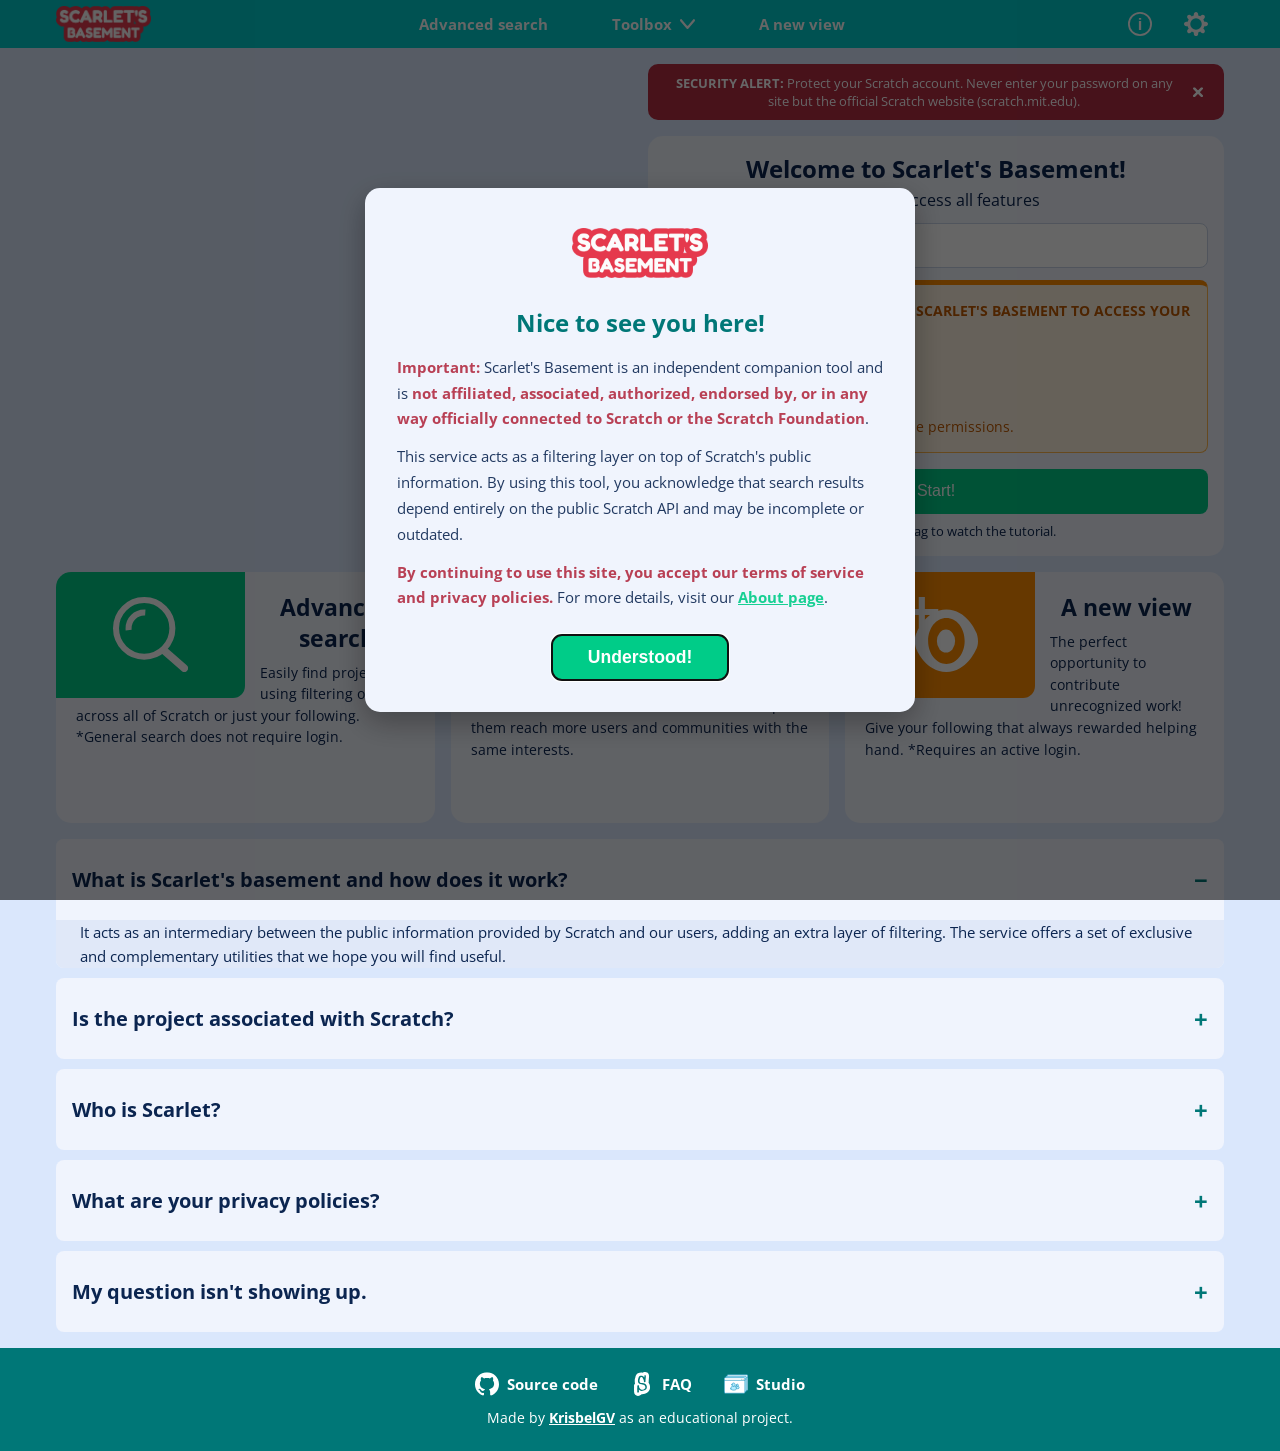
<file: index.html>
<!DOCTYPE html>
<html lang="en">
<head>
    <meta charset="UTF-8">
    <meta name="viewport" content="width=device-width, initial-scale=1.0">
    <title>Scarlet's basement</title>
    <script src="js/dark-mode-preload.js"></script>
    <link rel="stylesheet" href="css/main.css">
    <link rel="stylesheet" href="css/components/header.css">
    <link rel="stylesheet" href="css/components/footer.css">
    <link rel="stylesheet" href="css/components/features.css">
    <link rel="stylesheet" href="css/components/modal.css">
    <link rel="stylesheet" href="css/components/login.css">
    <link rel="stylesheet" href="css/components/alerts.css">
    <link rel="stylesheet" href="css/components/faq.css">
    <link rel="stylesheet" href="css/responsive.css">
    <link rel="icon" href="assets/favicon.png" type="image/svg+xml">
</head>
<body>
    
    <header class="header">
        <nav class="nav">
            <div class="nav__wrapper">
                <a href="./index.html">
                    <img class="nav__logo" src="./assets/logo.png" alt="Logo">
                </a>

                <button class="nav__toggle" aria-label="Open menu" aria-expanded="false">
                    <img class="nav__toggle-icon" src="./assets/hamburger.svg" alt="Menu">
                </button>

                <div class="nav__menu">
                    <ul class="nav__list">
                        <li><a class="nav__link" href="./pages/search.html">Advanced search</a></li>
                        <li class="nav__dropdown">
                            <a class="nav__link" href="#">Toolbox<img class="nav__arrow" src="assets/arrow_white.svg" alt=""></a>
                            <ul class="nav__dropdown-menu">
                                <li><a class="nav__link nav__link--sub" href="./pages/studio.html">Find a studio</a></li>
                                <li><a class="nav__link nav__link--sub" href="./pages/indexed.html">Is it indexed?</a></li>
                            </ul>
                        </li>
                        <li><a class="nav__link" href="./pages/view.html">A new view</a></li>
                        <li><a class="nav__link nav__link--mobile" href="./pages/about.html">About</a></li>
                        <li><a class="nav__link nav__link--mobile" href="./pages/settings.html">Settings</a></li>
                    </ul>
                </div>

                <div class="nav__icons">
                    <a class="nav__icon-link" href="./pages/about.html"><img class="nav__icon" src="./assets/about.svg" alt="About"></a>
                    <a class="nav__icon-link" href="./pages/settings.html"><img class="nav__icon" src="./assets/settings.svg" alt="Settings"></a>
                </div>
            </div>
        </nav>
    </header>

    <main>
        <section class="tutorial-login-section">
            <figure class="tutorial-container">
                <iframe class="tutorial-embed" src="https://scratch.mit.edu/projects/1315010430/embed" allowtransparency="true" frameborder="0" scrolling="no" allowfullscreen></iframe>
            </figure>
        </section>

        <section class="features-section">
            <div class="features-grid">
                
                <figure class="feature-card">
                    <a class="feature-link" href="./pages/search.html">
                        <div class="feature-card__icon-container feature-card__icon-container--green">
                            <img class="feature-card__icon" src="assets/search.svg" alt="Search icon">
                        </div>
                        <figcaption class="feature-card__content">
                            <h2 class="feature-card__title">Advanced search</h2>
                            <p class="feature-card__text">
                                Easily find projects using filtering options across all of Scratch or just your following. *General search does not require login.
                            </p>
                        </figcaption>
                    </a>
                </figure>

                <figure class="feature-card">
                    <a class="feature-link" href="#" id="toolbox-card-link">
                        <div class="feature-card__icon-container feature-card__icon-container--red">
                            <img class="feature-card__icon" src="assets/toolbox.svg" alt="Toolbox icon">
                        </div>
                        <figcaption class="feature-card__content">
                            <h2 class="feature-card__title">Toolbox</h2>
                            <p class="feature-card__text">
                                A simple set of tools to understand the current status of your creations and help them reach more users and communities with the same interests.
                            </p>
                        </figcaption>
                    </a>
                </figure>

                <figure class="feature-card">
                    <a class="feature-link" href="./pages/view.html">
                        <div class="feature-card__icon-container feature-card__icon-container--yellow">
                            <img class="feature-card__icon" src="assets/views.svg" alt="Views icon">
                        </div>
                        <figcaption class="feature-card__content">
                            <h2 class="feature-card__title">A new view</h2>
                            <p class="feature-card__text">
                                The perfect opportunity to contribute unrecognized work! Give your following that always rewarded helping hand. *Requires an active login.
                            </p>
                        </figcaption>
                    </a>
                </figure>

            </div>
        </section>

        <section class="faq-section">
            <div class="faq-accordion">
                
                <details class="faq-item" open>
                    <summary class="faq-question">What is Scarlet's basement and how does it work?</summary>
                    <div class="faq-content">
                        <div>
                            <p>It acts as an intermediary between the public information provided by Scratch and our users, adding an extra layer of filtering. The service offers a set of exclusive and complementary utilities that we hope you will find useful.</p>
                        </div>
                    </div>
                </details>
        
                <details class="faq-item">
                    <summary class="faq-question">Is the project associated with Scratch?</summary>
                    <div class="faq-content">
                        <div>
                            <p>No. It is an independent tool developed by KrisbelGV. Its long-term maintenance is neither defined nor ruled out, so we recommend that our users stay tuned for the latest updates.</p>
                    </div>
                </details>

                <details class="faq-item">
                    <summary class="faq-question">Who is Scarlet?</summary>
                    <div class="faq-content">
                        <div>
                            <p>She is my OC (original character), illustrated by me. She is not one of the characters registered by MIT, and any connection to them in their stories is purely fan fiction.</p>
                    </div>
                </details>
        
                <details class="faq-item">
                    <summary class="faq-question">What are your privacy policies?</summary>
                    <div class="faq-content">
                        <div>
                            <p>It adheres to high security standards, in line with the educational platform, using a rate limiting system and IP hashing for anonymity. If you disagree with these policies, please cancel your use immediately. You can modify the other options in your browser's settings.</p>
                        </div>
                    </div>
                </details>
        
                <details class="faq-item">
                    <summary class="faq-question">My question isn't showing up.</summary>
                    <div class="faq-content">
                        <div>
                            <p>We'd love to hear your opinions and suggestions. Please post them in our official Scratch forum thread, and we'll do your best to answer your questions as soon as possible.</p>
                        </div>
                    </div>
                </details>
            </div>
        </section>
    </main>

    <footer class="footer">
        <div class="footer__wrapper">
            <nav class="footer__nav">
                <ul class="footer__list">
                    <li class="footer__item">
                        <a class="footer__link" href="https://github.com/KrisbelGV/scarlets_basement-website">
                            <img class="footer__icon" src="assets/github.svg" alt="">
                            Source code
                        </a>
                    </li>
                    <li class="footer__item">
                        <a class="footer__link" href="https://scratch.mit.edu/discuss/topic/882873/">
                            <img class="footer__icon" src="assets/scratch_white_favicon.svg" alt="">
                            FAQ
                        </a>
                    </li>
                    <li class="footer__item">
                        <a class="footer__link" href="https://scratch.mit.edu/studios/51509196">
                            <img class="footer__icon" src="assets/studio.svg" alt="">
                            Studio
                        </a>
                    </li>
                </ul>
            </nav>
            
            <div class="footer__credits">
                <p>Made by <a class="footer__link--highlight" href="https://github.com/KrisbelGV">KrisbelGV</a> as an educational project.</p>
            </div>
        </div>
    </footer>

    <script src="js/api.js"></script>
    <script src="js/api-config.js"></script>
    <script src="js/main.js"></script>
    <script src="js/dark-mode.js"></script>
    <script src="js/navigation.js"></script>
    <script src="js/login.js"></script>
    <script src="js/animations.js"></script>
    <script src="js/modal.js"></script>
</body>
</html>
</file>
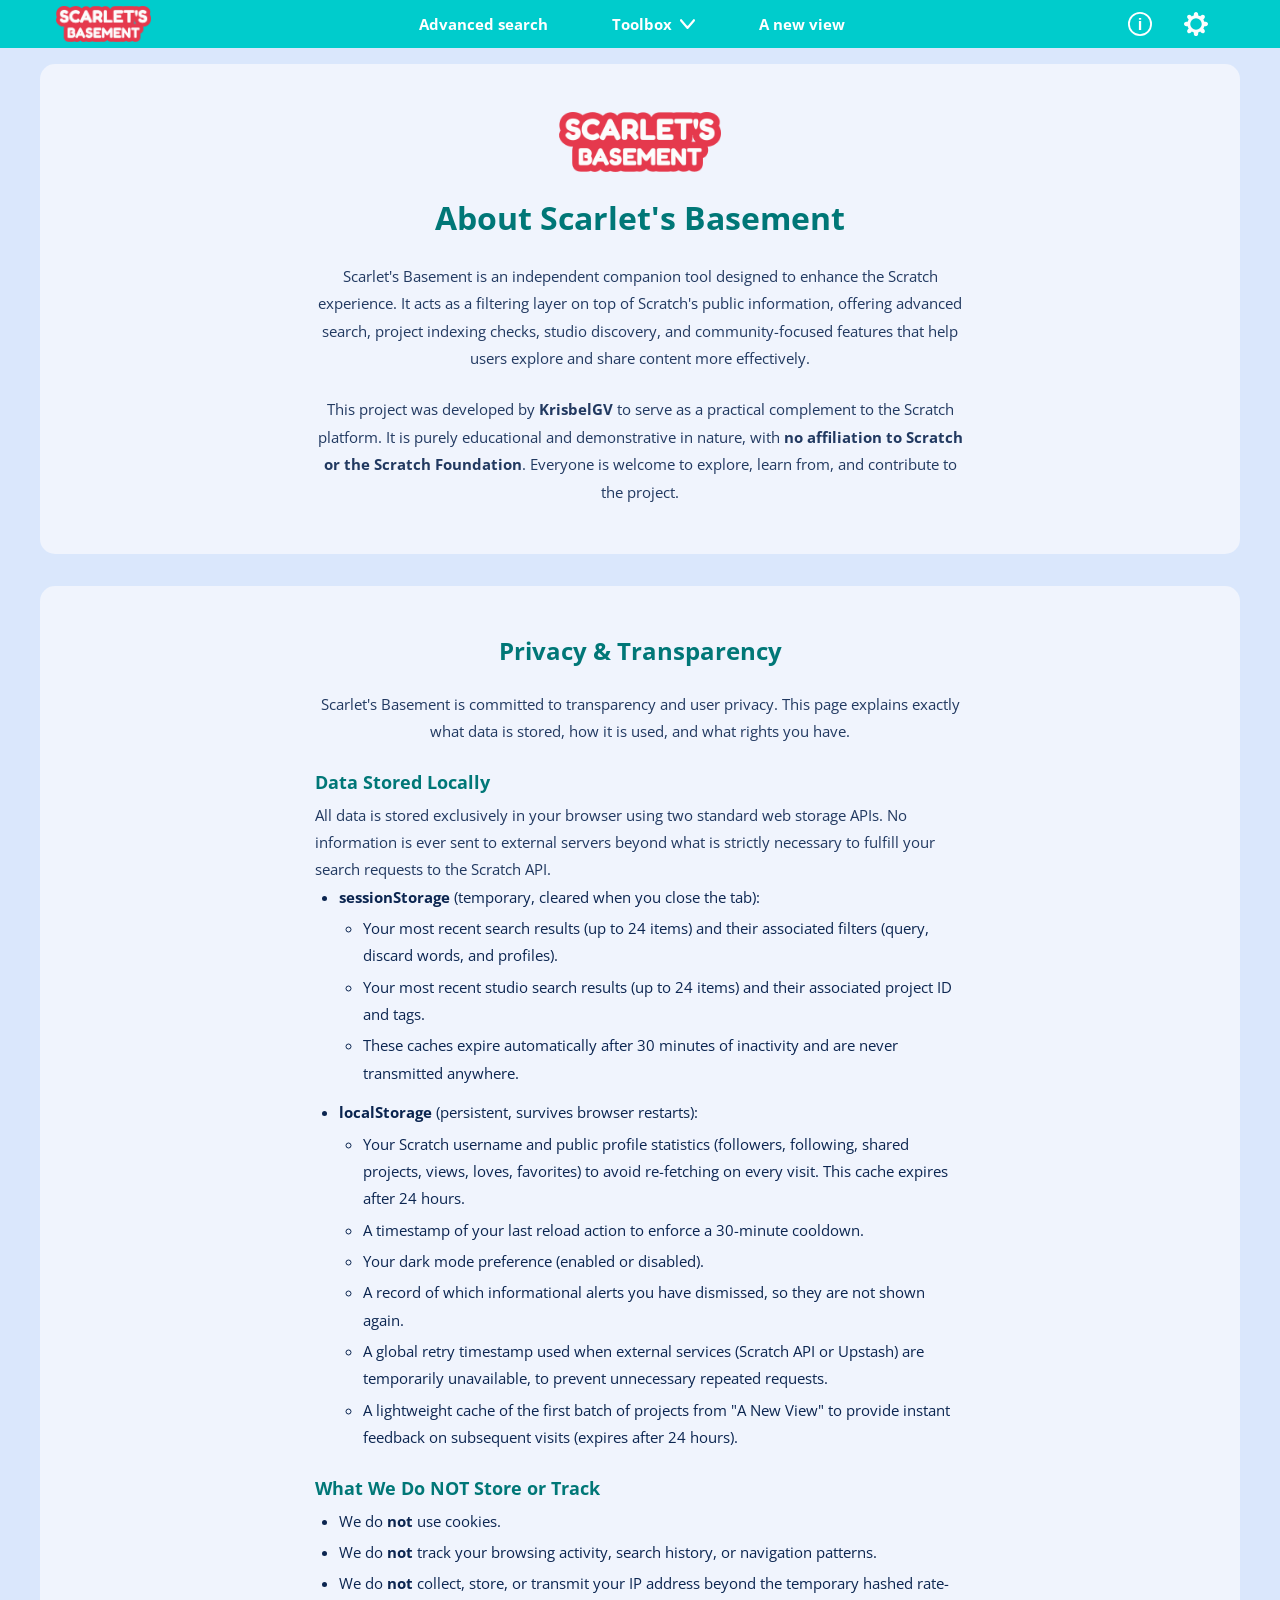
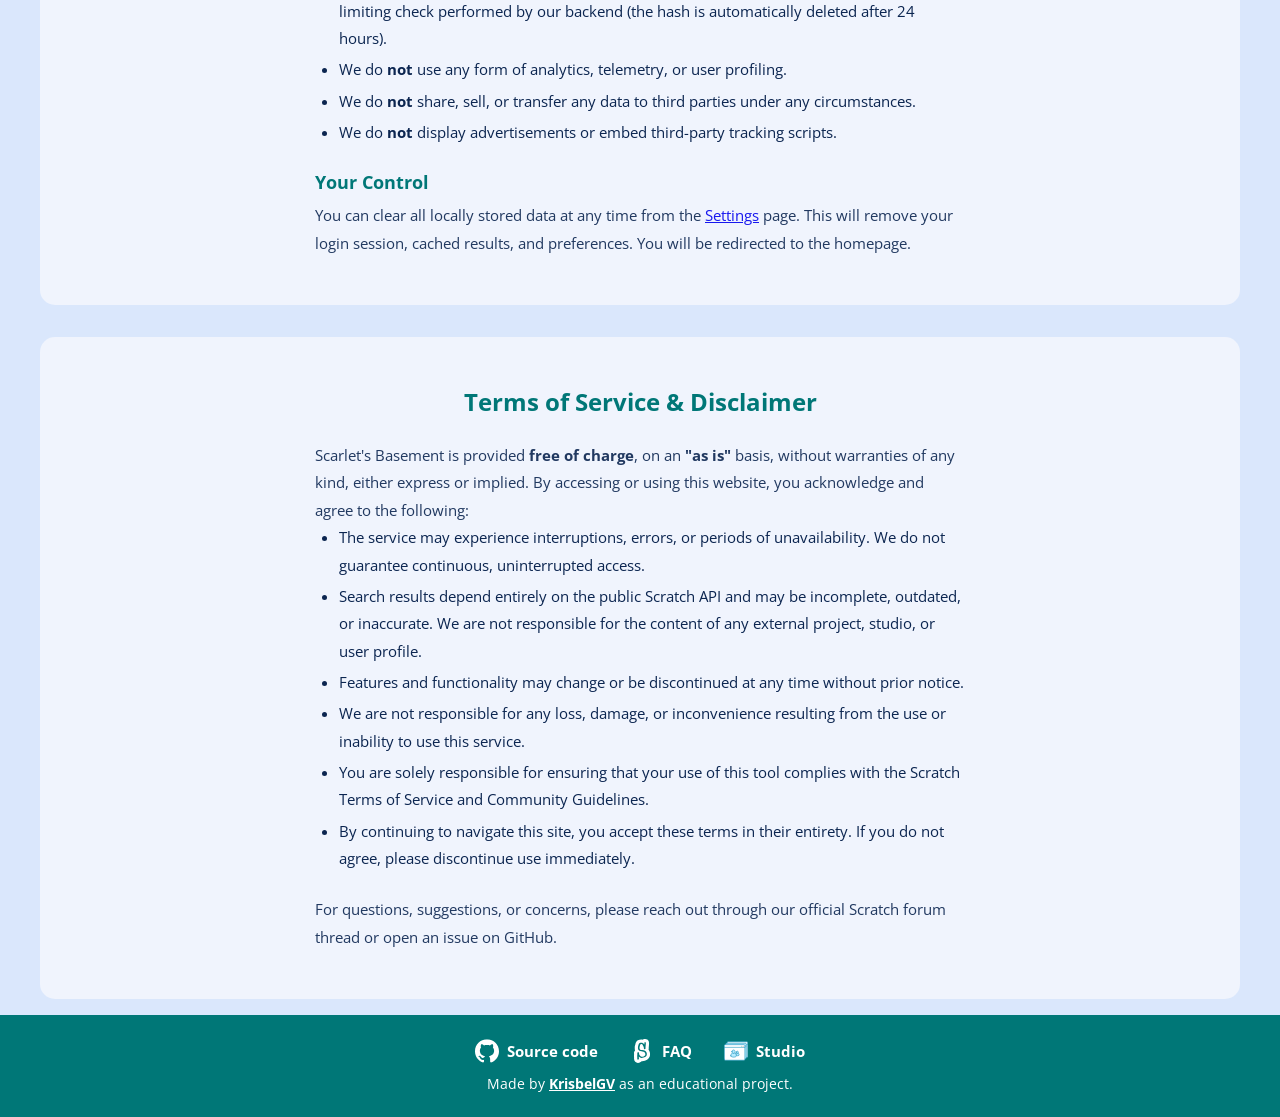
<file: pages/about.html>
<!DOCTYPE html>
<html lang="en">
<head>
    <meta charset="UTF-8">
    <meta name="viewport" content="width=device-width, initial-scale=1.0">
    <title>Scarlet's basement - About</title>
    <script src="../js/dark-mode-preload.js"></script>
    <link rel="stylesheet" href="../css/main.css">
    <link rel="stylesheet" href="../css/components/header.css">
    <link rel="stylesheet" href="../css/components/footer.css">
    <link rel="stylesheet" href="../css/components/about.css">
    <link rel="stylesheet" href="../css/responsive.css">
    <link rel="icon" href="../assets/favicon.png" type="image/svg+xml">
</head>
<body>
    
    <header class="header">
        <nav class="nav">
            <div class="nav__wrapper">
                <a href="../index.html">
                    <img class="nav__logo" src="../assets/logo.png" alt="Logo">
                </a>

                <button class="nav__toggle" aria-label="Open menu" aria-expanded="false">
                    <img class="nav__toggle-icon" src="../assets/hamburger.svg" alt="Menu">
                </button>

                <div class="nav__menu">
                    <ul class="nav__list">
                        <li><a class="nav__link" href="./search.html">Advanced search</a></li>
                        <li class="nav__dropdown">
                            <a class="nav__link" href="#">Toolbox<img class="nav__arrow" src="../assets/arrow_white.svg" alt=""></a>
                            <ul class="nav__dropdown-menu">
                                <li><a class="nav__link nav__link--sub" href="./studio.html">Find a studio</a></li>
                                <li><a class="nav__link nav__link--sub" href="./indexed.html">Is it indexed?</a></li>
                            </ul>
                        </li>
                        <li><a class="nav__link" href="./view.html">A new view</a></li>
                        <li><a class="nav__link nav__link--mobile" href="./about.html">About</a></li>
                        <li><a class="nav__link nav__link--mobile" href="./settings.html">Settings</a></li>
                    </ul>
                </div>

                <div class="nav__icons">
                    <a class="nav__icon-link" href="./about.html"><img class="nav__icon" src="../assets/about.svg" alt="About"></a>
                    <a class="nav__icon-link" href="./settings.html"><img class="nav__icon" src="../assets/settings.svg" alt="Settings"></a>
                </div>
            </div>
        </nav>
    </header>

    <main class="main--centered" style="flex-direction: column; align-items: center;">
        
        <section class="about-section">
            <img class="about-logo" src="../assets/logo.png" alt="Scarlet's Basement Logo">
            <h1 class="about-title">About Scarlet's Basement</h1>
            
            <p class="about-text">
                Scarlet's Basement is an independent companion tool designed to enhance the Scratch experience. 
                It acts as a filtering layer on top of Scratch's public information, offering advanced search, 
                project indexing checks, studio discovery, and community-focused features that help users 
                explore and share content more effectively.
            </p>
            
            <p class="about-text">
                This project was developed by <strong>KrisbelGV</strong> to serve as a practical 
                complement to the Scratch platform. It is purely educational and demonstrative 
                in nature, with <strong>no affiliation to Scratch or the Scratch Foundation</strong>. 
                Everyone is welcome to explore, learn from, and contribute to the project.
            </p>
        </section>

        <section class="about-section">
            <h2 class="about-title about-subtitle">Privacy & Transparency</h2>
            
            <p class="about-text">
                Scarlet's Basement is committed to transparency and user privacy. This page explains exactly 
                what data is stored, how it is used, and what rights you have.
            </p>

            <div class="about-subsection">
                <h3>Data Stored Locally</h3>
                <p class="about-text about-text--left">
                    All data is stored exclusively in your browser using two standard web storage APIs. 
                    No information is ever sent to external servers beyond what is strictly necessary to 
                    fulfill your search requests to the Scratch API.
                </p>
                <ul class="about-list">
                    <li><strong>sessionStorage</strong> (temporary, cleared when you close the tab):
                        <ul>
                            <li>Your most recent search results (up to 24 items) and their associated filters (query, discard words, and profiles).</li>
                            <li>Your most recent studio search results (up to 24 items) and their associated project ID and tags.</li>
                            <li>These caches expire automatically after 30 minutes of inactivity and are never transmitted anywhere.</li>
                        </ul>
                    </li>
                    <li style="margin-top: 0.75rem;"><strong>localStorage</strong> (persistent, survives browser restarts):
                        <ul>
                            <li>Your Scratch username and public profile statistics (followers, following, shared projects, views, loves, favorites) to avoid re-fetching on every visit. This cache expires after 24 hours.</li>
                            <li>A timestamp of your last reload action to enforce a 30-minute cooldown.</li>
                            <li>Your dark mode preference (enabled or disabled).</li>
                            <li>A record of which informational alerts you have dismissed, so they are not shown again.</li>
                            <li>A global retry timestamp used when external services (Scratch API or Upstash) are temporarily unavailable, to prevent unnecessary repeated requests.</li>
                            <li>A lightweight cache of the first batch of projects from "A New View" to provide instant feedback on subsequent visits (expires after 24 hours).</li>
                        </ul>
                    </li>
                </ul>

                <h3>What We Do NOT Store or Track</h3>
                <ul class="about-list">
                    <li>We do <strong>not</strong> use cookies.</li>
                    <li>We do <strong>not</strong> track your browsing activity, search history, or navigation patterns.</li>
                    <li>We do <strong>not</strong> collect, store, or transmit your IP address beyond the temporary hashed rate-limiting check performed by our backend (the hash is automatically deleted after 24 hours).</li>
                    <li>We do <strong>not</strong> use any form of analytics, telemetry, or user profiling.</li>
                    <li>We do <strong>not</strong> share, sell, or transfer any data to third parties under any circumstances.</li>
                    <li>We do <strong>not</strong> display advertisements or embed third-party tracking scripts.</li>
                </ul>

                <h3>Your Control</h3>
                <p class="about-text about-text--left">
                    You can clear all locally stored data at any time from the 
                    <a href="./settings.html" class="about-link-inline">Settings</a> page. 
                    This will remove your login session, cached results, and preferences. You will be 
                    redirected to the homepage.
                </p>
            </div>
        </section>

        <section class="about-section">
            <h2 class="about-title about-subtitle">Terms of Service & Disclaimer</h2>
            
            <div class="about-subsection">
                <p class="about-text about-text--left">
                    Scarlet's Basement is provided <strong>free of charge</strong>, on an <strong>"as is"</strong> basis, 
                    without warranties of any kind, either express or implied. By accessing or using this website, 
                    you acknowledge and agree to the following:
                </p>
                <ul class="about-list">
                    <li>The service may experience interruptions, errors, or periods of unavailability. We do not guarantee continuous, uninterrupted access.</li>
                    <li>Search results depend entirely on the public Scratch API and may be incomplete, outdated, or inaccurate. We are not responsible for the content of any external project, studio, or user profile.</li>
                    <li>Features and functionality may change or be discontinued at any time without prior notice.</li>
                    <li>We are not responsible for any loss, damage, or inconvenience resulting from the use or inability to use this service.</li>
                    <li>You are solely responsible for ensuring that your use of this tool complies with the Scratch Terms of Service and Community Guidelines.</li>
                    <li>By continuing to navigate this site, you accept these terms in their entirety. If you do not agree, please discontinue use immediately.</li>
                </ul>

                <p class="about-text about-text--left">
                    For questions, suggestions, or concerns, please reach out through our official Scratch forum thread 
                    or open an issue on GitHub.
                </p>
            </div>
        </section>

    </main>

    <footer class="footer">
        <div class="footer__wrapper">
            <nav class="footer__nav">
                <ul class="footer__list">
                    <li class="footer__item">
                        <a class="footer__link" href="https://github.com/KrisbelGV/scarlets_basement-website">
                            <img class="footer__icon" src="../assets/github.svg" alt="">
                            Source code
                        </a>
                    </li>
                    <li class="footer__item">
                        <a class="footer__link" href="https://scratch.mit.edu/discuss/topic/882873/">
                            <img class="footer__icon" src="../assets/scratch_white_favicon.svg" alt="">
                            FAQ
                        </a>
                    </li>
                    <li class="footer__item">
                        <a class="footer__link" href="https://scratch.mit.edu/studios/51509196">
                            <img class="footer__icon" src="../assets/studio.svg" alt="">
                            Studio
                        </a>
                    </li>
                </ul>
            </nav>
            
            <div class="footer__credits">
                <p>Made by <a class="footer__link--highlight" href="https://github.com/KrisbelGV">KrisbelGV</a> as an educational project.</p>
            </div>
        </div>
    </footer>

    <script src="../js/dark-mode.js"></script>
    <script src="../js/navigation.js"></script>
</body>
</html>
</file>
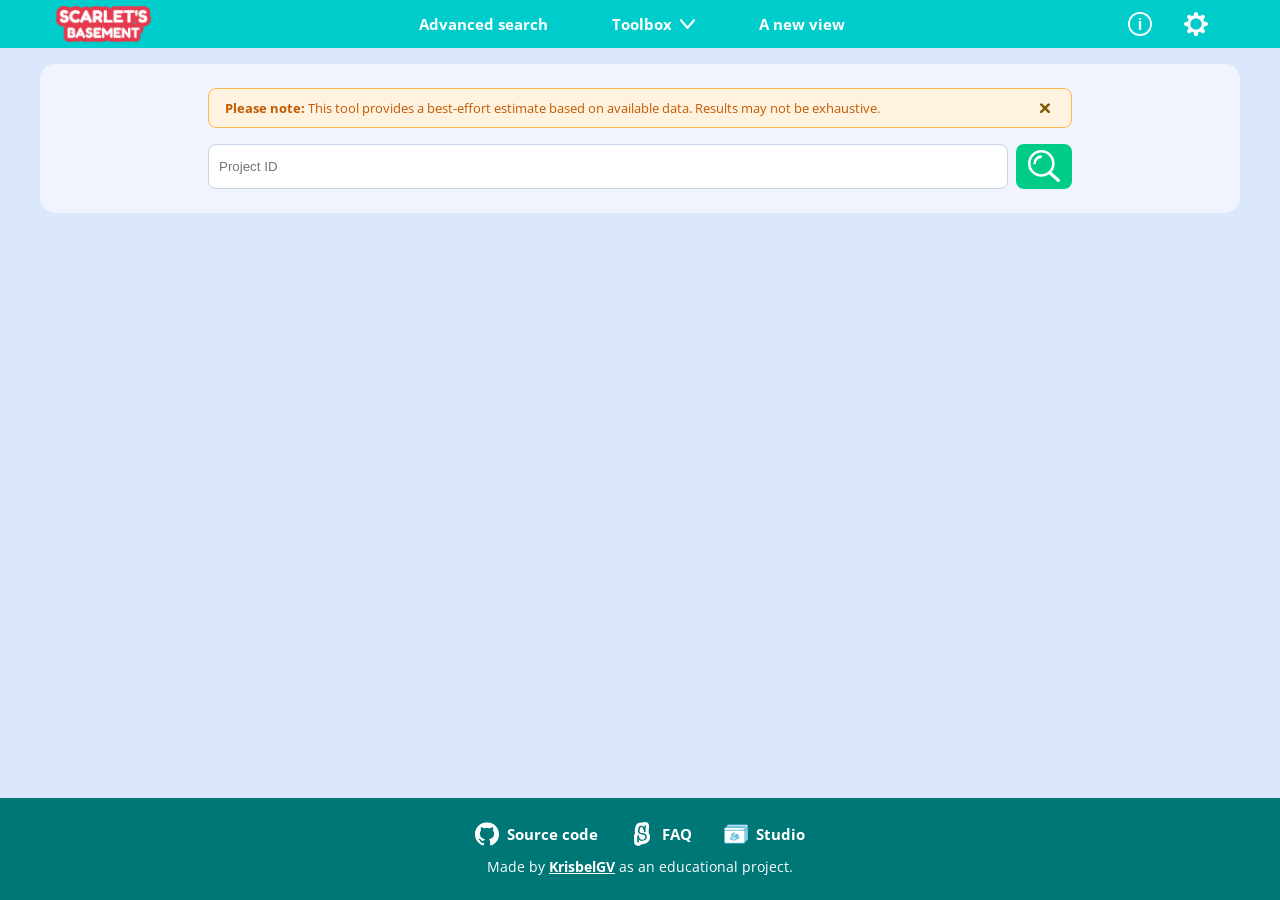
<file: pages/indexed.html>
<!DOCTYPE html>
<html lang="es">
<head>
    <meta charset="UTF-8">
    <meta name="viewport" content="width=device-width, initial-scale=1.0">
    <title>Scarlet's basement - Is it indexed?</title>
    <script src="../js/dark-mode-preload.js"></script>
    <link rel="stylesheet" href="../css/main.css">
    <link rel="stylesheet" href="../css/components/header.css">
    <link rel="stylesheet" href="../css/components/footer.css">
    <link rel="stylesheet" href="../css/components/alerts.css">
    <link rel="stylesheet" href="../css/components/indexed.css">
    <link rel="stylesheet" href="../css/responsive.css">
    <link rel="icon" href="../assets/favicon.png" type="image/svg+xml">
</head>
<body>
    
    <header class="header">
        <nav class="nav">
            <div class="nav__wrapper">
                <a href="../index.html">
                    <img class="nav__logo" src="../assets/logo.png" alt="Logo">
                </a>

                <button class="nav__toggle" aria-label="Abrir menú" aria-expanded="false">
                    <img class="nav__toggle-icon" src="../assets/hamburger.svg" alt="Menu">
                </button>

                <div class="nav__menu">
                    <ul class="nav__list">
                        <li><a class="nav__link" href="./search.html">Advanced search</a></li>
                        <li class="nav__dropdown">
                            <a class="nav__link" href="#">Toolbox<img class="nav__arrow" src="../assets/arrow_white.svg" alt=""></a>
                            <ul class="nav__dropdown-menu">
                                <li><a class="nav__link nav__link--sub" href="./studio.html">Find a studio</a></li>
                                <li><a class="nav__link nav__link--sub" href="./indexed.html">Is it indexed?</a></li>
                            </ul>
                        </li>
                        <li><a class="nav__link" href="./view.html">A new view</a></li>
                        <li><a class="nav__link nav__link--mobile" href="./about.html">About</a></li>
                        <li><a class="nav__link nav__link--mobile" href="./settings.html">Settings</a></li>
                    </ul>
                </div>

                <div class="nav__icons">
                    <a class="nav__icon-link" href="./about.html"><img class="nav__icon" src="../assets/about.svg" alt="About"></a>
                    <a class="nav__icon-link" href="./settings.html"><img class="nav__icon" src="../assets/settings.svg" alt="Settings"></a>
                </div>
            </div>
        </nav>
    </header>

    <main class="main--centered">
        <section class="indexed-section">
            <form class="indexed-form">
                <aside class="info" id="info-indexed">
                    <button class="info__close" aria-label="Close alert" type="button">
                        <img src="../assets/x_yellow.svg" alt="Close">
                    </button>
                    <span><strong>Please note:</strong> This tool provides a best-effort estimate based on available data. Results may not be exhaustive.</span>
                </aside>
                <div class="indexed-bar-container">
                    <input class="indexed-input" type="text" id="indexed-id" placeholder="Project ID">
                    <button class="indexed-btn" type="submit">
                        <img src="../assets/search.svg" alt="Check">
                    </button>
                </div>
            </form>
        </section>
    </main>

    <footer class="footer">
        <div class="footer__wrapper">
            <nav class="footer__nav">
                <ul class="footer__list">
                    <li class="footer__item">
                        <a class="footer__link" href="https://github.com/KrisbelGV/scarlets_basement-website">
                            <img class="footer__icon" src="../assets/github.svg" alt="">
                            Source code
                        </a>
                    </li>
                    <li class="footer__item">
                        <a class="footer__link" href="https://scratch.mit.edu/discuss/topic/882873/">
                            <img class="footer__icon" src="../assets/scratch_white_favicon.svg" alt="">
                            FAQ
                        </a>
                    </li>
                    <li class="footer__item">
                        <a class="footer__link" href="https://scratch.mit.edu/studios/51509196">
                            <img class="footer__icon" src="../assets/studio.svg" alt="">
                            Studio
                        </a>
                    </li>
                </ul>
            </nav>
            
            <div class="footer__credits">
                <p>Made by <a class="footer__link--highlight" href="https://github.com/KrisbelGV">KrisbelGV</a> as an educational project.</p>
            </div>
        </div>
    </footer>

    <script src="../js/api.js"></script>
    <script src="../js/api-config.js"></script>
    <script src="../js/main.js"></script>
    <script src="../js/indexed.js"></script>
    <script src="../js/dark-mode.js"></script>
    <script src="../js/navigation.js"></script>
</body>
</html>
</file>
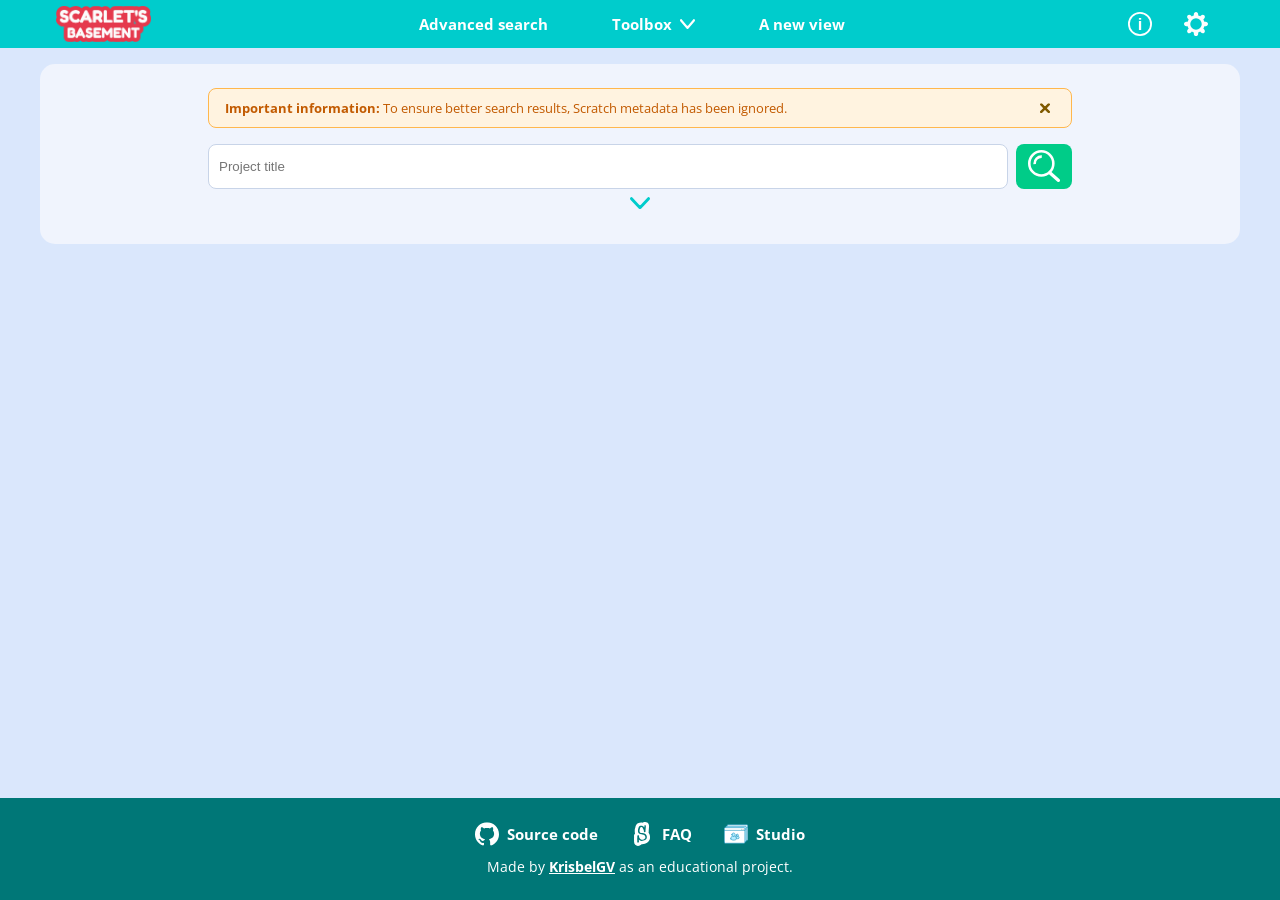
<file: pages/search.html>
<!DOCTYPE html>
<html lang="en">
<head>
    <meta charset="UTF-8">
    <meta name="viewport" content="width=device-width, initial-scale=1.0">
    <title>Scarlet's basement - Advanced Search</title>
    <script src="../js/dark-mode-preload.js"></script>
    <link rel="stylesheet" href="../css/main.css">
    <link rel="stylesheet" href="../css/components/header.css">
    <link rel="stylesheet" href="../css/components/footer.css">
    <link rel="stylesheet" href="../css/components/alerts.css">
    <link rel="stylesheet" href="../css/components/projects.css">
    <link rel="stylesheet" href="../css/components/search.css">
    <link rel="stylesheet" href="../css/responsive.css">
    <link rel="icon" href="../assets/favicon.png" type="image/svg+xml">
</head>
<body>
    
    <header class="header">
        <nav class="nav">
            <div class="nav__wrapper">
                <a href="../index.html">
                    <img class="nav__logo" src="../assets/logo.png" alt="Logo">
                </a>

                <button class="nav__toggle" aria-label="Open menu" aria-expanded="false">
                    <img class="nav__toggle-icon" src="../assets/hamburger.svg" alt="Menu">
                </button>

                <div class="nav__menu">
                    <ul class="nav__list">
                        <li><a class="nav__link" href="./search.html">Advanced search</a></li>
                        <li class="nav__dropdown">
                            <a class="nav__link" href="#">Toolbox<img class="nav__arrow" src="../assets/arrow_white.svg" alt=""></a>
                            <ul class="nav__dropdown-menu">
                                <li><a class="nav__link nav__link--sub" href="./studio.html">Find a studio</a></li>
                                <li><a class="nav__link nav__link--sub" href="./indexed.html">Is it indexed?</a></li>
                            </ul>
                        </li>
                        <li><a class="nav__link" href="./view.html">A new view</a></li>
                        <li><a class="nav__link nav__link--mobile" href="./about.html">About</a></li>
                        <li><a class="nav__link nav__link--mobile" href="./settings.html">Settings</a></li>
                    </ul>
                </div>

                <div class="nav__icons">
                    <a class="nav__icon-link" href="./about.html"><img class="nav__icon" src="../assets/about.svg" alt="About"></a>
                    <a class="nav__icon-link" href="./settings.html"><img class="nav__icon" src="../assets/settings.svg" alt="Settings"></a>
                </div>
            </div>
        </nav>
    </header>

    <main class="main--centered">
        <section class="search-section">
            <form class="search-form">
                <aside class="info" id="info-search">
                    <button class="info__close" aria-label="Close alert" type="button">
                        <img src="../assets/x_yellow.svg" alt="Close">
                    </button>
                    <strong>Important information:</strong> To ensure better search results, Scratch metadata has been ignored.
                </aside>
                <div class="search-bar-container">
                    <input class="search-input" type="text" id="project-title" placeholder="Project title">
                    <button class="search-btn" type="submit">
                        <img src="../assets/search.svg" alt="Search">
                    </button>
                </div>
    
                <button type="button" class="toggle-btn" id="toggle-options" aria-expanded="false" aria-controls="advanced-options">
                    <img src="../assets/arrow_blue.svg" alt="Advanced options">
                </button>
    
                <div class="advanced-options" id="advanced-options">
                    <div class="advanced-options__grid">
                        <section class="option-card">
                            <h3 class="option-card__title">By following</h3>
                            <div class="search-bar-container">
                                <input class="search-input" type="text" placeholder="Name">
                                <button class="search-btn search-btn--small" type="button">+</button>
                            </div>
                            <ul class="dynamic-list">
                            </ul>
                        </section>
                
                        <section class="option-card">
                            <h3 class="option-card__title">Words to discard</h3>
                            <div class="search-bar-container">
                                <input class="search-input" type="text" placeholder="Word">
                                <button class="search-btn search-btn--small" type="button">+</button>
                            </div>
                            <ul class="dynamic-list">
                            </ul>
                        </section>
                    </div>
                </div>
            </form>
        </section>
    </main>

    <footer class="footer">
        <div class="footer__wrapper">
            <nav class="footer__nav">
                <ul class="footer__list">
                    <li class="footer__item">
                        <a class="footer__link" href="https://github.com/KrisbelGV/scarlets_basement-website">
                            <img class="footer__icon" src="../assets/github.svg" alt="">
                            Source code
                        </a>
                    </li>
                    <li class="footer__item">
                        <a class="footer__link" href="https://scratch.mit.edu/discuss/topic/882873/">
                            <img class="footer__icon" src="../assets/scratch_white_favicon.svg" alt="">
                            FAQ
                        </a>
                    </li>
                    <li class="footer__item">
                        <a class="footer__link" href="https://scratch.mit.edu/studios/51509196">
                            <img class="footer__icon" src="../assets/studio.svg" alt="">
                            Studio
                        </a>
                    </li>
                </ul>
            </nav>
            
            <div class="footer__credits">
                <p>Made by <a class="footer__link--highlight" href="https://github.com/KrisbelGV">KrisbelGV</a> as an educational project.</p>
            </div>
        </div>
    </footer>

    <script src="../js/api.js"></script>
    <script src="../js/api-config.js"></script>
    <script src="../js/projects.js"></script>
    <script src="../js/main.js"></script>
    <script src="../js/dark-mode.js"></script>
    <script src="../js/navigation.js"></script>
    <script src="../js/search.js"></script>
</body>
</html>
</file>
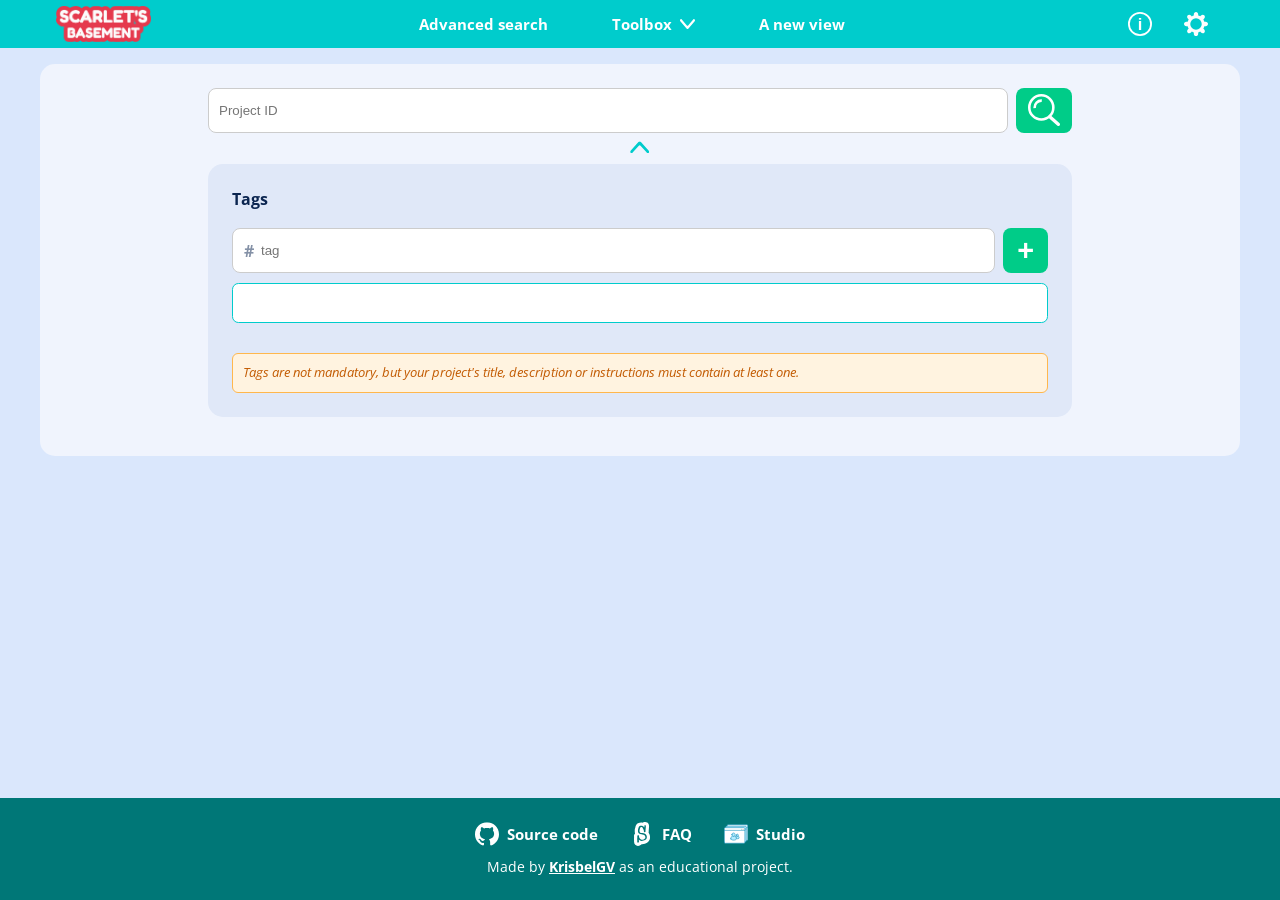
<file: pages/studio.html>
<!DOCTYPE html>
<html lang="en">
<head>
    <meta charset="UTF-8">
    <meta name="viewport" content="width=device-width, initial-scale=1.0">
    <title>Scarlet's basement - Find a Studio</title>
    <script src="../js/dark-mode-preload.js"></script>
    <link rel="stylesheet" href="../css/main.css">
    <link rel="stylesheet" href="../css/components/header.css">
    <link rel="stylesheet" href="../css/components/footer.css">
    <link rel="stylesheet" href="../css/components/alerts.css">
    <link rel="stylesheet" href="../css/components/projects.css">
    <link rel="stylesheet" href="../css/components/studios.css">
    <link rel="stylesheet" href="../css/responsive.css">
    <link rel="icon" href="../assets/favicon.png" type="image/svg+xml">
</head>
<body>
    
    <header class="header">
        <nav class="nav">
            <div class="nav__wrapper">
                <a href="../index.html">
                    <img class="nav__logo" src="../assets/logo.png" alt="Logo">
                </a>

                <button class="nav__toggle" aria-label="Open menu" aria-expanded="false">
                    <img class="nav__toggle-icon" src="../assets/hamburger.svg" alt="Menu">
                </button>

                <div class="nav__menu">
                    <ul class="nav__list">
                        <li><a class="nav__link" href="./search.html">Advanced search</a></li>
                        <li class="nav__dropdown">
                            <a class="nav__link" href="#">Toolbox<img class="nav__arrow" src="../assets/arrow_white.svg" alt=""></a>
                            <ul class="nav__dropdown-menu">
                                <li><a class="nav__link nav__link--sub" href="./studio.html">Find a studio</a></li>
                                <li><a class="nav__link nav__link--sub" href="./indexed.html">Is it indexed?</a></li>
                            </ul>
                        </li>
                        <li><a class="nav__link" href="./view.html">A new view</a></li>
                        <li><a class="nav__link nav__link--mobile" href="./about.html">About</a></li>
                        <li><a class="nav__link nav__link--mobile" href="./settings.html">Settings</a></li>
                    </ul>
                </div>

                <div class="nav__icons">
                    <a class="nav__icon-link" href="./about.html"><img class="nav__icon" src="../assets/about.svg" alt="About"></a>
                    <a class="nav__icon-link" href="./settings.html"><img class="nav__icon" src="../assets/settings.svg" alt="Settings"></a>
                </div>
            </div>
        </nav>
    </header>

    <main class="main--centered">
        <section class="studio-section">
            <form class="studio-form">
                <div class="studio-bar-container">
                    <input class="studio-input" type="text" id="studio-id" placeholder="Project ID">
                    <button class="studio-btn" type="submit">
                        <img src="../assets/search.svg" alt="Search">
                    </button>
                </div>
    
                <button type="button" class="studio-toggle-btn is-active" id="toggle-studio-options" aria-expanded="true" aria-controls="studio-advanced-options">
                    <img src="../assets/arrow_blue.svg" alt="Advanced options">
                </button>
    
                <div class="studio-advanced-options is-visible" id="studio-advanced-options">
                    <div class="studio-advanced-options__grid">
                        <section class="studio-option-card">
                            <h3 class="studio-option-card__title">Tags</h3>
                            <div class="studio-bar-container">
                                <div class="studio-input-wrapper">
                                    <span class="studio-input-hash">#</span>
                                    <input class="studio-input studio-input--with-hash" type="text" placeholder="tag">
                                </div>
                                <button class="studio-btn studio-btn--small" type="button">+</button>
                            </div>
                            <ul class="studio-dynamic-list">
                            </ul>
                            <p class="studio-option-card__note">Tags are not mandatory, but your project's title, description or instructions must contain at least one.</p>
                        </section>
                    </div>
                </div>
            </form>
        </section>
    </main>

    <footer class="footer">
        <div class="footer__wrapper">
            <nav class="footer__nav">
                <ul class="footer__list">
                    <li class="footer__item">
                        <a class="footer__link" href="https://github.com/KrisbelGV/scarlets_basement-website">
                            <img class="footer__icon" src="../assets/github.svg" alt="">
                            Source code
                        </a>
                    </li>
                    <li class="footer__item">
                        <a class="footer__link" href="https://scratch.mit.edu/discuss/topic/882873/">
                            <img class="footer__icon" src="../assets/scratch_white_favicon.svg" alt="">
                            FAQ
                        </a>
                    </li>
                    <li class="footer__item">
                        <a class="footer__link" href="https://scratch.mit.edu/studios/51509196">
                            <img class="footer__icon" src="../assets/studio.svg" alt="">
                            Studio
                        </a>
                    </li>
                </ul>
            </nav>
            
            <div class="footer__credits">
                <p>Made by <a class="footer__link--highlight" href="https://github.com/KrisbelGV">KrisbelGV</a> as an educational project.</p>
            </div>
        </div>
    </footer>

    <script src="../js/api.js"></script>
    <script src="../js/api-config.js"></script>
    <script src="../js/projects.js"></script>
    <script src="../js/studios.js"></script>
    <script src="../js/dark-mode.js"></script>
    <script src="../js/navigation.js"></script>
</body>
</html>
</file>
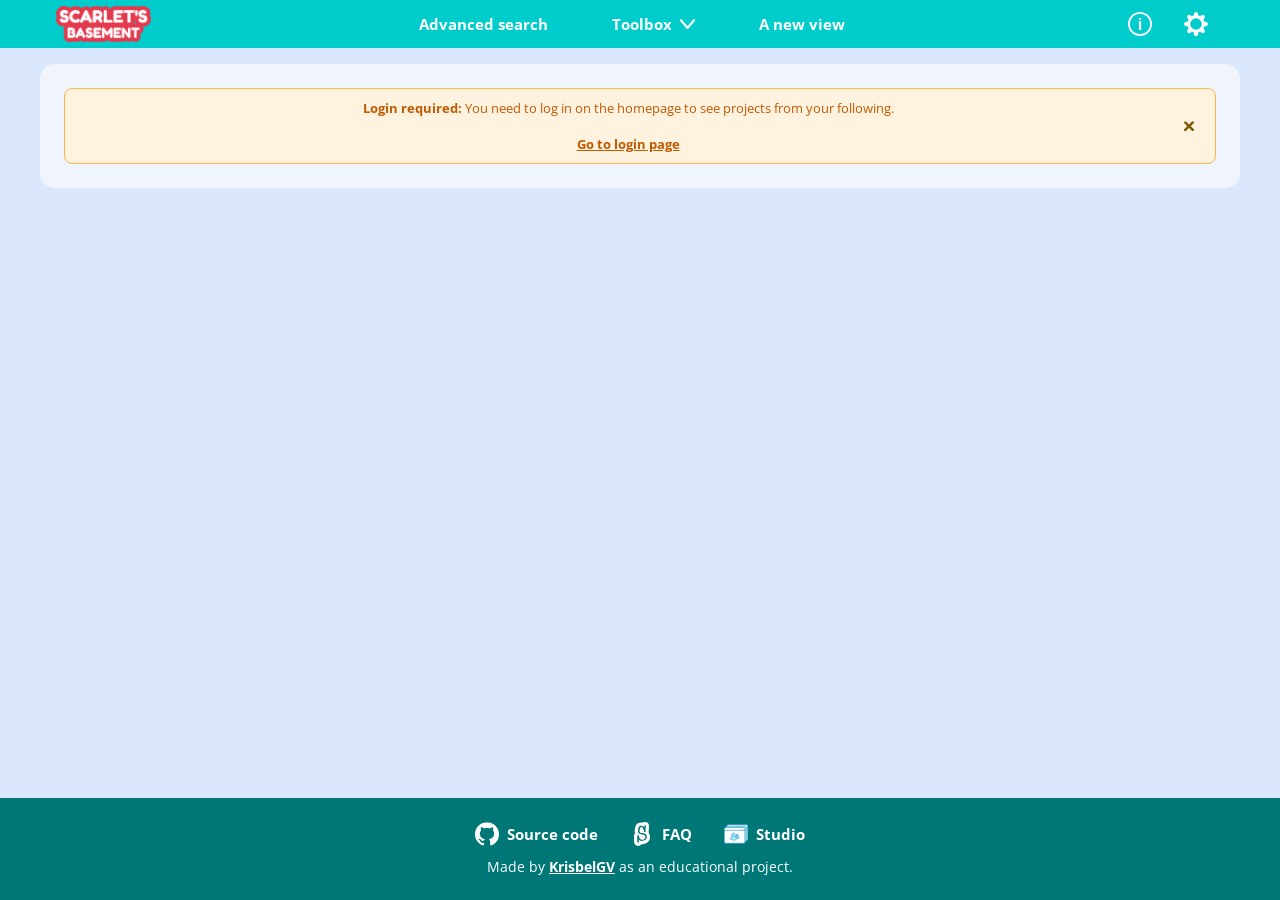
<file: pages/view.html>
<!DOCTYPE html>
<html lang="en">
<head>
    <meta charset="UTF-8">
    <meta name="viewport" content="width=device-width, initial-scale=1.0">
    <title>Scarlet's basement - A new view</title>
    <script src="../js/dark-mode-preload.js"></script>
    <link rel="stylesheet" href="../css/main.css">
    <link rel="stylesheet" href="../css/components/header.css">
    <link rel="stylesheet" href="../css/components/footer.css">
    <link rel="stylesheet" href="../css/components/alerts.css">
    <link rel="stylesheet" href="../css/components/projects.css">
    <link rel="stylesheet" href="../css/responsive.css">
    <link rel="icon" href="../assets/favicon.png" type="image/svg+xml">
</head>
<body>
    
    <header class="header">
        <nav class="nav">
            <div class="nav__wrapper">
                <a href="../index.html">
                    <img class="nav__logo" src="../assets/logo.png" alt="Logo">
                </a>

                <button class="nav__toggle" aria-label="Open menu" aria-expanded="false">
                    <img class="nav__toggle-icon" src="../assets/hamburger.svg" alt="Menu">
                </button>

                <div class="nav__menu">
                    <ul class="nav__list">
                        <li><a class="nav__link" href="./search.html">Advanced search</a></li>
                        <li class="nav__dropdown">
                            <a class="nav__link" href="#">Toolbox<img class="nav__arrow" src="../assets/arrow_white.svg" alt=""></a>
                            <ul class="nav__dropdown-menu">
                                <li><a class="nav__link nav__link--sub" href="./studio.html">Find a studio</a></li>
                                <li><a class="nav__link nav__link--sub" href="./indexed.html">Is it indexed?</a></li>
                            </ul>
                        </li>
                        <li><a class="nav__link" href="./view.html">A new view</a></li>
                        <li><a class="nav__link nav__link--mobile" href="./about.html">About</a></li>
                        <li><a class="nav__link nav__link--mobile" href="./settings.html">Settings</a></li>
                    </ul>
                </div>

                <div class="nav__icons">
                    <a class="nav__icon-link" href="./about.html"><img class="nav__icon" src="../assets/about.svg" alt="About"></a>
                    <a class="nav__icon-link" href="./settings.html"><img class="nav__icon" src="../assets/settings.svg" alt="Settings"></a>
                </div>
            </div>
        </nav>
    </header>

    <main class="main--centered">
        <section class="view-section" id="auto-load-section">
            <aside class="info" id="info-view">
                <button class="info__close" aria-label="Close alert" type="button">
                    <img src="../assets/x_yellow.svg" alt="Close">
                </button>
                <strong>Important information:</strong> These are projects from users you follow. If any of them contain material you find inappropriate, please consider unfollowing them and contacting the Scratch team to check if their account complies with their policies.
            </aside>
        </section>
    </main>

    <footer class="footer">
        <div class="footer__wrapper">
            <nav class="footer__nav">
                <ul class="footer__list">
                    <li class="footer__item">
                        <a class="footer__link" href="https://github.com/KrisbelGV/scarlets_basement-website">
                            <img class="footer__icon" src="../assets/github.svg" alt="">
                            Source code
                        </a>
                    </li>
                    <li class="footer__item">
                        <a class="footer__link" href="https://scratch.mit.edu/discuss/topic/882873/">
                            <img class="footer__icon" src="../assets/scratch_white_favicon.svg" alt="">
                            FAQ
                        </a>
                    </li>
                    <li class="footer__item">
                        <a class="footer__link" href="https://scratch.mit.edu/studios/51509196">
                            <img class="footer__icon" src="../assets/studio.svg" alt="">
                            Studio
                        </a>
                    </li>
                </ul>
            </nav>
            
            <div class="footer__credits">
                <p>Made by <a class="footer__link--highlight" href="https://github.com/KrisbelGV">KrisbelGV</a> as an educational project.</p>
            </div>
        </div>
    </footer>

    <script src="../js/api.js"></script>
    <script src="../js/api-config.js"></script>
    <script src="../js/projects.js"></script>
    <script src="../js/main.js"></script>
    <script src="../js/dark-mode.js"></script>
    <script src="../js/navigation.js"></script>
</body>
</html>
</file>
<file: css/main.css>
@import url('https://fonts.googleapis.com/css2?family=Open+Sans:wght@300;400;700&display=swap');

:root {
    --color-primary-light: #00cccc;
    --color-primary-middle: #009999;
    --color-primary-deep: #007777;
    --color-bg-main: #dae7fc;
    --color-card-bg: #f0f4fd;
    --color-card-middle: #e0e8f8;
    --color-base-black: #0b2550;
    --color-danger-red: #b32d43;
    --color-btn-green: #00cc88;
    --color-btn-green-hover: #00aa6e;
    --color-warn-bg: #fff3e0;
    --color-warn-accent: #ff8c00;
    --color-warn-border: #ffb74d;
    --color-warn-text: #c25a00;
    --color-warn-header: #c25a00;
    --color-border: #c8d4e8;
}

* { 
    margin: 0; 
    padding: 0; 
    box-sizing: border-box; 
}

body { 
    background-color: var(--color-bg-main); 
    font-family: "Open Sans", sans-serif; 
    font-size: 15px;
    display: flex;
    flex-direction: column;
    min-height: 100vh;
}

main {
    flex: 1;
}

.main--centered {
    display: flex;
    justify-content: center;
    align-items: flex-start;
    width: 100%;
}

html.dark-mode body {
    --color-bg-main: #0d1528;
    --color-card-bg: #111d33;
    --color-card-middle: #162640;
    --color-base-black: #d0ddf0;
    --color-warn-bg: #2a1a00;
    --color-warn-border: #4a3000;
    --color-warn-text: #e6a800;
    --color-warn-header: #e6a800;
    --color-border: #2a3a55;
    background-color: #0d1528;
    color: #d0ddf0;
}

html.dark-mode .nav {
    background-color: #00cc88;
}

html.dark-mode .nav__link:hover,
html.dark-mode .nav__icon-link:hover {
    background-color: #00aa6e;
}

html.dark-mode .nav__dropdown-menu {
    background-color: #00aa6e;
}

html.dark-mode .nav__link--sub:hover {
    background-color: #008855;
}

html.dark-mode .nav__toggle {
    background-color: #00cc88;
}

html.dark-mode .footer {
    background-color: #00aa6e;
}

html.dark-mode .footer__link:hover {
    opacity: 1;
}

html.dark-mode .footer__link--highlight {
    color: #ffffff;
    text-decoration: underline;
}

html.dark-mode input[type="text"],
html.dark-mode .search-input,
html.dark-mode .indexed-input,
html.dark-mode .studio-input,
html.dark-mode .login-card__input {
    background-color: #1a2a45;
    border-color: #2a3a55;
    color: #d0ddf0;
}

html.dark-mode input[type="text"]::placeholder,
html.dark-mode .search-input::placeholder,
html.dark-mode .indexed-input::placeholder,
html.dark-mode .studio-input::placeholder,
html.dark-mode .login-card__input::placeholder {
    color: #6a7a99;
}

html.dark-mode .dynamic-list,
html.dark-mode .studio-dynamic-list {
    background-color: #1a2a45;
    border-color: #2a3a55;
}

html.dark-mode .dynamic-list li,
html.dark-mode .studio-dynamic-list li {
    border-bottom-color: #2a3a55;
}

html.dark-mode .dynamic-item,
html.dark-mode .studio-dynamic-item {
    border-bottom-color: #2a3a55;
}

html.dark-mode .nav__menu {
    background-color: #00cc88;
}

html.dark-mode .nav__link {
    color: #ffffff;
}

html.dark-mode .nav__link--sub {
    color: #ffffff;
}

html.dark-mode .nav__arrow {
    filter: brightness(10);
}

html.dark-mode .settings-title {
    color: #00cc88;
}

html.dark-mode .settings-stat__value {
    color: #00cc88;
}

html.dark-mode .settings-toggle__input:checked + .settings-toggle__switch {
    background-color: #00cc88;
}

html.dark-mode .settings-toast {
    background-color: #00cc88;
    box-shadow: 0 6px 20px rgba(0, 204, 136, 0.3);
}

@media (max-width: 800px) {
    html.dark-mode .nav__menu {
        background-color: #00cc88;
    }
    
    html.dark-mode .nav__link:hover {
        background-color: #00aa6e;
    }
}

body.dark-mode-transitioning,
body.dark-mode-transitioning *,
body.dark-mode-transitioning .nav,
body.dark-mode-transitioning .nav *,
body.dark-mode-transitioning .footer,
body.dark-mode-transitioning .footer * {
    transition: background-color 0.4s ease, color 0.3s ease, border-color 0.3s ease !important;
}
</file>
<file: css/components/header.css>
.nav { 
    height: 3rem; 
    width: 100%; 
    font-weight: 700; 
    background-color: var(--color-primary-light);
    position: relative; 
    z-index: 100;
}

.nav__wrapper {
    margin: 0 auto;
    padding: 0 16px;
    height: 100%;
    max-width: 75rem;
    display: flex;
    align-items: center;
    justify-content: space-between;
}

.nav__logo { 
    display: block;
    height: 2.2rem;
    width: auto;
    transition: all .3s ease-in-out; 
}

.nav__logo:hover { 
    transform: scale(1.1); 
}

.nav__menu { 
    height: 100%; 
}

.nav__list { 
    height: 100%; 
    display: flex; 
    list-style: none; 
}

.nav__link {
    padding: 0 32px;
    height: 100%;
    display: flex;
    align-items: center;
    justify-content: center;
    color: white;
    text-decoration: none;
}

.nav__link:hover { 
    background-color: var(--color-primary-deep); 
}

.nav__arrow { 
    margin-left: 8px; 
    height: 0.6rem; 
}

.nav__icons { 
    display: flex; 
    height: 100%; 
}

.nav__icon-link { 
    display: flex; 
    align-items: center; 
    justify-content: center; 
    padding: 0 16px; 
}

.nav__icon-link:hover { 
    background-color: var(--color-primary-deep); 
}

.nav__icon { 
    max-height: 50%; 
}

.nav__icon-link:hover .nav__icon { 
    transform: scale(1.1); 
}

.nav__dropdown { 
    position: relative; 
}

.nav__dropdown-menu {
    position: absolute;
    z-index: 1;
    display: none;
    background-color: var(--color-primary-middle);
    list-style: none;
    left: 0;
}

.nav__link--sub { 
    display: block; 
    text-align: center; 
    padding: 1rem;
    white-space: nowrap;
}

.nav__link--sub:hover { 
    background-color: var(--color-primary-deep); 
}

.nav__toggle { 
    display: none; 
    background: none; 
    border: none; 
    cursor: pointer; 
}

.nav__toggle-icon { 
    height: 0.6rem; 
}

.nav__link--mobile { 
    display: none; 
}

.nav__dropdown-menu.is-open { 
    position: static; 
    display: block; 
}
</file>
<file: css/components/footer.css>
.footer {
    background-color: var(--color-primary-deep);
    color: white;
    padding: 1.5rem 0;
    margin-top: auto;
}

.footer__wrapper {
    max-width: 1200px;
    margin: 0 auto;
    padding: 0 22px;
    display: flex;
    flex-direction: column;
    align-items: center;
    gap: 0.7rem;
}

.footer__list {
    list-style: none;
    display: flex;
    gap: 2rem;
    flex-wrap: wrap;
    justify-content: center;
}

.footer__link {
    color: white;
    font-weight: 700;
    text-decoration: none;
    display: flex;
    align-items: center;
    gap: 0.5rem;
    transition: opacity 0.3s;
}

.footer__link:hover {
    opacity: 0.8;
    text-decoration: underline;
}

.footer__icon {
    width: 24px;
    height: 24px;
}

.footer__credits {
    font-size: 0.9rem;
    text-align: center;
}

.footer__link--highlight {
    color: white;
    font-weight: bold;
}
</file>
<file: css/components/features.css>
.features-section {
    margin: 16px auto;
    padding: 0 16px;
    max-width: 75rem;
    color: var(--color-base-black);
}

.features-grid {
    display: grid;
    grid-template-columns: repeat(3, 1fr);
    gap: 16px;
}

.feature-card {
    background-color: var(--color-card-bg); 
    border-radius: 15px; 
    display: block;
    overflow: hidden;
    min-height: 200px; 
    padding: 0; 
}

.feature-card:hover {
    transform: translateY(-2px);
    box-shadow: 0 4px 12px rgba(0,0,0,0.15);
    cursor: pointer;
}

.feature-card__icon-container {
    float: left;
    width: 50%;
    height: 50%; 
    aspect-ratio: 1 / 1; 
    border-radius: 12px 0 12px 0;
    display: flex;
    justify-content: center;
    align-items: center;
    margin-right: 15px; 
}

.feature-card__content {
    padding: 20px; 
    width: 100%;
}

.feature-card__icon-container--red {
    background-color: var(--color-danger-red);
}

.feature-card__icon-container--green {
    background-color: var(--color-btn-green);
}

.feature-card__icon-container--yellow {
    background-color: var(--color-warn-accent);
}

.feature-card__icon {
    max-width: 60%; 
    max-height: 60%;
}

.feature-card__title {
    font-weight: 700;
    margin-bottom: 8px;
    text-align: center;
}

.feature-card__text {
    font-size: 0.9rem;
    line-height: 1.5;
    text-align: left;
}

.feature-link {
    text-decoration: none;
    color: var(--color-base-black);
}
</file>
<file: css/components/modal.css>
.first-visit-overlay {
    position: fixed;
    top: 0;
    left: 0;
    width: 100%;
    height: 100%;
    background-color: rgba(0, 0, 0, 0.6);
    display: flex;
    justify-content: center;
    align-items: center;
    z-index: 1000;
    opacity: 0;
    visibility: hidden;
    transition: opacity 0.3s ease, visibility 0.3s ease;
}

.first-visit-overlay.is-visible {
    opacity: 1;
    visibility: visible;
}

.first-visit-modal {
    background-color: var(--color-card-bg);
    border-radius: 15px;
    padding: 2.5rem 2rem 2rem 2rem;
    max-width: 550px;
    width: 90%;
    text-align: center;
    box-shadow: 0 10px 30px rgba(0, 0, 0, 0.3);
    color: var(--color-base-black);
    position: relative;
    transform: translateY(20px);
    transition: transform 0.3s ease;
}

.first-visit-overlay.is-visible .first-visit-modal {
    transform: translateY(0);
}

.first-visit-modal__logo {
    height: 50px;
    width: auto;
    margin-bottom: 1.5rem;
}

.first-visit-modal__title {
    font-size: 1.5rem;
    font-weight: 700;
    color: var(--color-primary-deep);
    margin-bottom: 1rem;
}

.first-visit-modal__text {
    font-size: 0.95rem;
    line-height: 1.7;
    text-align: left;
    margin-bottom: 1.5rem;
    opacity: 0.9;
}

.first-visit-modal__text strong {
    color: var(--color-danger-red);
}

.first-visit-modal__btn {
    display: inline-block;
    padding: 12px 36px;
    background-color: var(--color-btn-green);
    color: white;
    border: none;
    border-radius: 10px;
    font-size: 1.1rem;
    font-weight: 700;
    cursor: pointer;
    transition: filter 0.3s ease, transform 0.2s ease;
}

.first-visit-modal__btn:hover {
    filter: brightness(1.1);
    transform: translateY(-2px);
}

.first-visit-modal__btn:active {
    transform: translateY(0);
}

html.dark-mode .first-visit-modal {
    background-color: #111d33;
}

html.dark-mode .first-visit-modal__title {
    color: #00cc88;
}

@media (max-width: 800px) {
    .first-visit-modal {
        padding: 2rem 1.5rem 1.5rem 1.5rem;
    }
    
    .first-visit-modal__title {
        font-size: 1.25rem;
    }
    
    .first-visit-modal__text {
        font-size: 0.9rem;
    }
}
</file>
<file: css/components/login.css>
.tutorial-login-section {
    margin: 16px auto;
    padding: 0 16px;
    max-width: 75rem;
    display: flex; 
    align-items: stretch; 
    gap: 16px;
    color: var(--color-base-black);
}

.tutorial-container { 
    flex: 1;
    min-height: 422px;
}

.tutorial-embed { 
    width: 100%; 
    height: 100%; 
    display: block; 
    border: none;
}

.login-container { 
    flex: 1; 
    display: flex; 
    flex-direction: column; 
    gap: 16px;
}

.login-card {
    background-color: var(--color-card-bg);
    border-radius: 15px;
    padding: 16px;
    text-align: center;
}

.login-card__title { 
    font-size: 24px;
    margin-bottom: 4px; 
    color: var(--color-base-black); 
}

.login-card__subtitle { 
    margin-bottom: 12px;
    font-size: 16px; 
    color: var(--color-base-black); 
}

.login-card__input {
    width: 100%;
    height: 2.8rem;
    padding: 10px;
    margin-bottom: 12px;
    border: 1px solid var(--color-border);
    border-radius: 8px;
    background-color: white;
}

.login-card__permissions {
    text-align: left;
    padding: 1rem;
    margin: 0 auto 16px auto;
    background-color: var(--color-warn-bg);
    border: 1px solid var(--color-warn-border);
    border-top: 5px solid var(--color-warn-accent);
    border-radius: 8px;
    color: var(--color-warn-text);
}

.login-card__permissions-header {
    font-weight: 700;
    font-size: 0.9rem;
    margin-top: 0;
    margin-bottom: 0.5rem;
}

.login-card__permissions-list {
    list-style: none;
    padding: 0;
    margin: 0;
}

.login-card__permissions-list li {
    margin-bottom: 4px;
    font-size: 0.9rem;
}

.login-card__checkbox-label {
    font-size: 0.9rem;
}

.login-card__btn {
    width: 100%;
    height: 2.8rem;
    font-size: 16px;
    background-color: var(--color-btn-green);
    color: white;
    border: none;
    border-radius: 8px;
    cursor: pointer;
}

.login-card__btn:hover {
    background-color: var(--color-btn-green-hover);
}

.login-footer {
    margin-top: 8px;
    font-size: 13px;
}

.login-container { 
    display: none; 
}

.login-container.is-open { 
    display: flex; 
}

.user-summary {
    flex: 1;
    min-height: 422px;
    border-radius: 15px;
    text-align: center;
    display: none;
    flex-direction: column;
    align-items: center;
    justify-content: center;
}

.user-summary.is-loading {
    display: flex;
    background-color: var(--color-warn-bg);
    border: 1px solid var(--color-warn-border);
}

.user-summary.is-finished {
    display: flex;
    background-color: var(--color-card-bg);
}

.user-summary__loader {
    display: flex;
    flex-direction: column;
    align-items: center;
    justify-content: center;
    width: 100%;
    position: relative;
}

.user-summary.is-loading .user-summary__loader {
    display: flex;
}

.user-summary.is-finished .user-summary__loader {
    display: none;
}

.user-summary__result {
    display: flex;
    flex-direction: column;
    padding: 20px;           
    background-color: var(--color-card-bg);
    border-radius: 15px;
    overflow: hidden;
    align-items: center;
    justify-content: center;
}

.user-summary.is-loading .user-summary__result {
    display: none;
}

.user-summary.is-finished .user-summary__result {
    display: flex;
}

.loader-pulse {
    width: 250px;
    height: 250px;
    background-color: var(--color-warn-accent);
    border-radius: 50%;
    animation: pulse 1s infinite ease-in-out;
    position: relative; 
}

.loader-image {
    position: absolute;
    filter: brightness(1.2);
    top: calc(50% - 20px);
    left: 50%;
    transform: translate(-50%, -50%);
    width: 155px;
    height: auto;
    pointer-events: none;
}

@keyframes pulse {
    0% { transform: scale(0); }
    100% { transform: scale(1.0); opacity: 0; }
}

.loader-text {
    margin-top: 20px;
    font-weight: 700;
    font-size: 20px;
    color: var(--color-warn-header);
}

.user-data {
    display: flex;
    align-items: center;
    padding: 10px;
    padding-top: 0;     
    gap: 12px;
    border-bottom: 1px solid var(--color-border);
}

.user-profile-photo {
    width: 75px;
    height: 75px;
    border-radius: 7px;
}

.user-name {
    font-size: 24px;
    font-weight: bold;
    color: var(--color-base-black);
}

.stats-main {
    display: flex;
    padding: 10px 0;
    border-bottom: 1px solid var(--color-border);
    width: 100%;
}

.stat-col {
    flex: 1;
    text-align: center;
    display: flex;
    flex-direction: column;
    justify-content: center;
    padding: 5px 0;
}

.stat-value {
    font-size: 1.8rem;
    font-weight: 700;
    color: var(--color-primary-deep);
    margin-bottom: 2px;
}

.stat-value--small {
    font-size: 1.2rem;
    flex: 1;
    flex-shrink: 0;
    width: auto;
    min-width: 2.8rem;
}

.stat-label {
    font-size: 1rem;
    color: var(--color-base-black);
    font-weight: 400;
}

.stat-col:first-child { 
    border-right: 1px solid var(--color-border); 
}

.stats-projects {
    padding: 10px;
    text-align: center;
    font-weight: 600;
    color: var(--color-base-black);
}

.stats-icons-row {
    padding: 5px 15px;
    display: flex;
    justify-content: center;
    gap: 12px;
    margin-bottom: 5px;
}

.stat-item {
    position: relative;
    z-index: 2;
    display: flex;
    align-items: center;
    gap: 4px;
    font-size: 1.2rem;
    font-weight: 700;
}

.stat-item img:not(.floating-particle) {
    z-index: 101;
    filter: brightness(1.2);
    transition: filter 0.3s ease;
}

.stat-item img {
    width: 32px;
    height: 32px;
}

.icon-wrapper {
    position: relative;
    width: 32px; 
    height: 32px;
    display: flex;
    justify-content: center;
    align-items: center;
}

.floating-particle {
    position: absolute;
    z-index: 1;
    top: 0; 
    left: 0; 
    right: 0; 
    bottom: 0;
    margin: auto; 
    width: 32px;
    height: 32px;
    pointer-events: none;
    opacity: 0;
    z-index: 10;
    animation: floatUpAndFade var(--duration, 1s) ease-out forwards;
}

@keyframes floatUpAndFade {
    0% {
        opacity: 1;
        transform: translateY(0) translateX(0);
    }
    50% {
        opacity: 0.6;
        transform: translateY(-15px) translateX(var(--offset-x, 10px));
    }
    100% {
        opacity: 0;
        transform: translateY(-30px) translateX(calc(var(--offset-x, 10px) * -1));
    }
}

.reload-btn {
    width: 100%;
    padding: 12px;
    font-size: 15px;
    background-color: var(--color-primary-light);
    color: white;
    border: none;
    border-radius: 10px;
    cursor: pointer;
    margin-top: 5px;
}

.reload-btn:hover {
    background-color: var(--color-primary-deep);
}

/* Modo oscuro */
html.dark-mode .login-card__title,
html.dark-mode .login-card__subtitle {
    color: var(--color-base-black);
}

html.dark-mode .user-name {
    color: var(--color-base-black);
}

html.dark-mode .stat-label {
    color: var(--color-base-black);
}

html.dark-mode .stats-projects {
    color: var(--color-base-black);
}

html.dark-mode .login-footer {
    color: var(--color-base-black);
}
</file>
<file: css/components/alerts.css>
.security-alert {
    padding: 10px 16px;
    border-radius: 10px;
    background-color: var(--color-danger-red);
    color: white;
    font-weight: 400;
    text-align: center;
    font-size: 13px; 
    position: relative;
    padding-right: 40px;
}

.security-alert__close {
    position: absolute;
    top: 50%;
    right: 16px;
    transform: translateY(-50%);
    background: none;
    border: none;
    cursor: pointer;
    padding: 5px;
    display: flex;
    align-items: center;
    justify-content: center;
}

.security-alert__close img {
    height: 0.6rem;
}

.info {
    padding: 10px 16px;
    border-radius: 8px;
    background-color: var(--color-warn-bg);
    border: 1px solid var(--color-warn-border);
    color: var(--color-warn-text);
    font-size: 13px;
    position: relative;
    padding-right: 40px;
    margin-bottom: 1rem;
    width: 100%;
}

.info__close {
    position: absolute;
    top: 50%;
    right: 16px;
    transform: translateY(-50%);
    background: none;
    border: none;
    cursor: pointer;
    padding: 5px;
    display: flex;
    align-items: center;
    justify-content: center;
}

.info__close img {
    height: 0.6rem;
    filter: brightness(0.5);
}

.info--no-margin {
    margin-bottom: 0;
}

#info-search, #info-view, #info-indexed {
    display: none;
}
</file>
<file: css/components/faq.css>
.faq-section {
    margin: 16px auto;
    padding: 0 16px;
    max-width: 75rem;
    color: var(--color-base-black);
}

.faq-item {
    background: var(--color-card-bg);
    margin-bottom: 10px;
    border-radius: 8px;
    overflow: hidden;
}

.faq-question {
    padding: 1.5rem 1rem;
    font-weight: 700;
    color: var(--color-base-black);
    background-color: var(--color-card-bg);
    cursor: pointer;
    list-style: none;
    display: flex;
    justify-content: space-between;
    align-items: center;
    font-size: 1.25rem;
}

.faq-question::after {
    content: '+';
    font-size: 1.5rem;
    color: var(--color-primary-deep);
}

.faq-item[open] .faq-question::after {
    content: '−';
}

.faq-content {
    display: grid;
    grid-template-rows: 0fr;
    transition: grid-template-rows 0.3s ease-out;
    padding: 0 1.5rem;
    background-color: var(--color-card-middle);
}

.faq-item[open] .faq-content {
    grid-template-rows: 1fr;
}

.faq-content > div {
    overflow: hidden;
    color: var(--color-base-black);
    line-height: 1.6;
}
</file>
<file: css/responsive.css>
@media (max-width: 800px) {
    .nav__icons { 
        display: none; 
    }
    
    .nav__toggle {
        padding: 0.6rem;
        border-radius: 0.6rem;
        background-color: var(--color-primary-light);
        display: block;
        z-index: 102;
        position: fixed;
        top: 0.5rem;
        right: 0.5rem;
    }
    
    .nav__link--mobile { 
        display: block; 
        text-align: center; 
    }

    .nav__wrapper { 
        position: relative; 
        width: 100%; 
        padding: 0 16px; 
    }

    .nav__menu {
        position: fixed;
        top: 0;
        right: -100%;
        width: fit-content;
        min-width: 250px;
        height: 100vh;
        background-color: var(--color-primary-light);
        display: flex;
        flex-direction: column;
        z-index: 100;
        box-shadow: -5px 0 15px rgba(0,0,0,0.1);
    }

    .nav__menu.is-open { 
        right: 0; 
    }

    .nav__list { 
        flex-direction: column; 
        width: 100%; 
        align-items: stretch; 
        margin-top: 48px;
    }

    .nav__link { 
        height: auto;
        width: 100%;
        padding: 20px;
        justify-content: center;
        display: flex;
    }

    .tutorial-login-section { 
        flex-direction: column;
    }

    .tutorial-container {
        aspect-ratio: 16 / 9;
        height: auto;
        min-height: auto;
    }

    .tutorial-embed {
        height: 422px;
    }

    .features-grid {
        grid-template-columns: 1fr;
    }

    .advanced-options__grid {
        grid-template-columns: 1fr;
        gap: 1.5rem;
    }

    .results-grid {
        grid-template-columns: repeat(2, 1fr);
    }
}
</file>
<file: css/components/about.css>
.about-section {
    margin: 16px;
    padding: 3rem 2rem;
    width: 95%;
    max-width: 75rem;
    background-color: var(--color-card-bg);
    border-radius: 15px;
    display: flex;
    flex-direction: column;
    align-items: center;
    text-align: center;
    gap: 1.5rem;
    color: var(--color-base-black);
}

.about-logo {
    height: 60px;
    width: auto;
}

.about-title {
    font-size: 2rem;
    font-weight: 700;
    color: var(--color-primary-deep);
}

.about-subtitle {
    font-size: 1.5rem;
}

.about-text {
    font-size: 0.95rem;
    line-height: 1.8;
    max-width: 650px;
    opacity: 0.9;
}

.about-text--left {
    text-align: left;
}

.about-subsection {
    text-align: left;
    max-width: 650px;
    width: 100%;
}

.about-subsection h3 {
    color: var(--color-primary-deep);
    margin-bottom: 0.5rem;
    font-size: 1.1rem;
    font-weight: 700;
}

.about-list {
    text-align: left;
    line-height: 1.8;
    margin-bottom: 1.5rem;
    padding-left: 1.5rem;
    color: var(--color-base-black);
    font-size: 0.95rem;
}

.about-list li {
    margin-bottom: 0.25rem;
}

.about-list li ul {
    padding-left: 1.5rem;
    margin-top: 0.25rem;
}

@media (max-width: 800px) {
    .about-section {
        margin: 10px;
        padding: 2rem 1rem;
    }
    
    .about-title {
        font-size: 1.5rem;
    }
    
    .about-subtitle {
        font-size: 1.25rem;
    }
}
</file>
<file: css/components/indexed.css>
.indexed-section {
    margin: 16px;
    padding: 24px;
    width: 95%;
    max-width: 75rem;
    background-color: var(--color-card-bg);
    border-radius: 15px;
    flex: 1; 
    display: flex;
    flex-direction: column;
    align-items: center;
}

.indexed-form {
    display: flex;
    flex-direction: column;
    align-items: center;
    width: 75%;
}

.indexed-bar-container {
    display: flex;
    gap: 8px;
    width: 100%;
    flex-wrap: nowrap;
}

.indexed-input {
    flex: 4;
    height: 2.8rem;
    padding: 10px;
    border: 1px solid var(--color-border);
    border-radius: 8px;
    background-color: white;
    flex-shrink: 0;
    min-width: 0;
    width: auto;
}

.indexed-btn {
    width: 3.5rem;
    height: 2.8rem;
    background-color: var(--color-btn-green);
    color: white;
    border: none;
    border-radius: 8px;
    cursor: pointer;
    display: flex;
    align-items: center;
    justify-content: center;
}

.indexed-btn:hover {
    filter: brightness(1.2);
}

.indexed-btn img {
    width: 2rem;
    height: auto;
}

.indexed-loader-container {
    display: flex;
    justify-content: center;
    width: 75%;
    margin-top: 20px;
}

.indexed-loader-card {
    background-color: var(--color-card-middle);
    border-radius: 12px;
    padding: 40px;
    display: flex;
    flex-direction: column;
    align-items: center;
    justify-content: center;
    gap: 10px;
    width: 100%;
    box-shadow: 0 4px 6px rgba(0,0,0,0.1);
}

.indexed-spinner {
    width: 40px;
    height: 40px;
    border: 4px solid var(--color-bg-main);
    border-top: 4px solid var(--color-primary-deep);
    border-radius: 50%;
    animation: spin 1s linear infinite;
}

@keyframes spin {
    0% { transform: rotate(0deg); }
    100% { transform: rotate(360deg); }
}

.indexed-loader-message {
    color: var(--color-base-black);
    font-weight: 700;
}

.indexed-result-container {
    width: 75%;
    margin-top: 20px;
    display: flex;
    justify-content: center;
}

.indexed-project-card {
    background-color: var(--color-card-middle);
    border-radius: 12px;
    padding: 12px;
    box-shadow: 0 2px 8px rgba(0,0,0,0.1);
    display: flex;
    flex-direction: column;
    gap: 10px;
    transition: transform 0.3s ease, box-shadow 0.3s ease;
    max-width: 380px;
}

.indexed-project-card:hover {
    transform: translateY(-2px);
    box-shadow: 0 4px 12px rgba(0,0,0,0.15);
    cursor: pointer;
}

.indexed-project-thumbnail {
    width: 100%;
    height: auto;
    aspect-ratio: 480 / 360;
    object-fit: contain;
    border-radius: 8px;
    background-color: #000;
}

.indexed-project-info {
    display: flex;
    align-items: center;
    gap: 10px;
    padding: 0 4px;
}

.indexed-project-profile {
    width: 36px;
    height: 36px;
    object-fit: cover;
    border-radius: 4px;
    flex-shrink: 0;
}

.indexed-project-details {
    flex: 1;
    min-width: 0;
}

.indexed-project-title {
    font-size: 1rem;
    font-weight: 700;
    color: var(--color-base-black);
    white-space: nowrap;
    overflow: hidden;
    text-overflow: ellipsis;
    margin-bottom: 2px;
    text-decoration: none;
}

.indexed-project-author {
    font-size: 0.8rem;
    color: var(--color-base-black);
    opacity: 0.7;
    font-weight: 600;
    text-decoration: none;
}

.project-link {
    text-decoration: none;
}

.project-link:hover .indexed-project-title,
.project-link:hover .indexed-project-author {
    text-decoration: none;
}

.indexed-project-stats {
    display: flex;
    gap: 12px;
    padding: 8px 10px;
    background-color: rgba(255, 255, 255, 0.5);
    border-radius: 8px;
    justify-content: space-around;
}

.indexed-stat-item {
    display: flex;
    align-items: center;
    gap: 5px;
    font-weight: 700;
    color: var(--color-base-black);
    font-size: 0.85rem;
    text-decoration: none;
}

.indexed-stat-icon {
    width: 18px;
    height: 18px;
    opacity: 0.8;
}

.indexed-stat-value {
    font-size: 0.9rem;
    color: var(--color-primary-deep);
}

.indexed-status {
    text-align: center;
    padding: 6px;
    border-radius: 6px;
    font-weight: 700;
    font-size: 0.85rem;
}

.indexed-status--success {
    background-color: #e8f5e9;
    color: #2e7d32;
}

.indexed-status--warning {
    background-color: var(--color-warn-bg);
    color: var(--color-warn-text);
}

html.dark-mode .indexed-project-stats {
    background-color: rgba(255, 255, 255, 0.08);
}

html.dark-mode .indexed-stat-item {
    color: #d0ddf0;
}

html.dark-mode .indexed-stat-value {
    color: #00cc88;
}

html.dark-mode .indexed-project-author {
    color: #d0ddf0;
    opacity: 0.9;
}

html.dark-mode .indexed-project-title {
    color: #ffffff;
}

html.dark-mode .indexed-status--success {
    background-color: #1a3a2a;
    color: #4caf50;
}

html.dark-mode .indexed-status--warning {
    background-color: #3a2a00;
    color: #ffb300;
}

html.dark-mode .indexed-loader-message {
    color: #d0ddf0;
}

@media (max-width: 800px) {
    .indexed-form,
    .indexed-result-container,
    .indexed-loader-container {
        width: 90%;
    }
    
    .indexed-project-stats {
        flex-wrap: wrap;
        gap: 12px;
    }
    
    .indexed-project-title {
        font-size: 1.1rem;
    }
}
</file>
<file: css/components/projects.css>
.view-section {
    margin: 16px;
    padding: 24px;
    width: 95%;
    max-width: 75rem;
    background-color: var(--color-card-bg);
    border-radius: 15px;
    flex: 1;
    display: flex;
    flex-direction: column;
    align-items: center;
}

.view-description {
    text-align: center;
    margin-bottom: 20px;
    color: var(--color-base-black);
}

.view-description h2 {
    font-size: 1.5rem;
    margin-bottom: 10px;
}

.view-description p {
    font-size: 0.9rem;
    opacity: 0.8;
}

.results-grid,
.studio-results-grid {
    display: grid;
    grid-template-columns: repeat(4, 1fr);
    gap: 16px;
    width: 100%;
}

.results-container,
.studio-results-container {
    width: 100%;
    max-width: 75rem;
    padding: 0;
    overflow-x: hidden;
}

.project-link {
    text-decoration: none;
    display: block;
    min-width: 0;
}

.project-card {
    background-color: var(--color-card-middle);
    border-radius: 10px;
    padding: 10px;
    text-align: left;
    box-shadow: 0 2px 4px rgba(0,0,0,0.1);
    display: flex;
    flex-direction: column;
    min-width: 0;
    overflow: hidden;
    cursor: pointer;
    transition: transform 0.3s ease, box-shadow 0.3s ease;
}

.project-card:hover {
    transform: translateY(-2px);
    box-shadow: 0 4px 8px rgba(0,0,0,0.15);
}

.project-img {
    width: 100%;
    aspect-ratio: 4 / 3;
    object-fit: cover;
    border-radius: 5px;
    margin-bottom: 8px;
    background-color: #000;
}

.card-body {
    display: flex;
    align-items: center;
    gap: 8px;
    min-width: 0;
}

.card-header {
    display: flex;
    flex-direction: column;
    min-width: 0;
    overflow: hidden;
    flex: 1;
    color: var(--color-base-black);
}

.card-header h2 {
    font-size: 1rem;
    font-weight: 700;
    white-space: nowrap;
    overflow: hidden;
    text-overflow: ellipsis;
    margin: 0;
}

.card-header h3 {
    font-size: 0.85rem;
    opacity: 0.7;
    font-weight: 700;
    white-space: nowrap;
    overflow: hidden;
    text-overflow: ellipsis;
}

.profile-icon {
    width: 32px;
    height: 32px;
    object-fit: cover;
    border-radius: 4px;
    flex-shrink: 0;
}

.studio-link {
    text-decoration: none;
    display: block;
    min-width: 0;
}

.studio-card {
    background-color: var(--color-card-middle);
    border-radius: 10px;
    padding: 10px;
    text-align: left;
    box-shadow: 0 2px 4px rgba(0,0,0,0.1);
    display: flex;
    flex-direction: column;
    min-width: 0;
    overflow: hidden;
    cursor: pointer;
    transition: transform 0.3s ease, box-shadow 0.3s ease;
}

.studio-card:hover {
    transform: translateY(-2px);
    box-shadow: 0 4px 8px rgba(0,0,0,0.15);
}

.studio-card-img {
    width: 100%;
    aspect-ratio: 4 / 3;
    object-fit: cover;
    border-radius: 5px;
    margin-bottom: 8px;
    background-color: #000;
}

.studio-card-title {
    font-size: 1rem;
    font-weight: 700;
    color: var(--color-base-black);
    padding: 0 5px;
    white-space: nowrap;
    overflow: hidden;
    text-overflow: ellipsis;
}

.btn-load-more,
.studio-btn-load-more {
    width: 100%;
    padding: 12px;
    background-color: var(--color-primary-light);
    color: white;
    border: none;
    border-radius: 5px;
    font-size: 1rem;
    font-weight: bold;
    cursor: pointer;
    margin-top: 20px;
    transition: background-color 0.3s ease;
}

.btn-load-more:hover,
.studio-btn-load-more:hover {
    background-color: var(--color-primary-deep);
}

.loader-container,
.studio-loader-container {
    display: flex;
    justify-content: center;
    width: 100%;
    margin-top: 20px;
}

.loader-card,
.studio-loader-card {
    background-color: var(--color-card-middle);
    border-radius: 12px;
    padding: 40px;
    display: flex;
    flex-direction: column;
    align-items: center;
    justify-content: center;
    gap: 10px;
    width: 100%;
    box-shadow: 0 4px 6px rgba(0,0,0,0.1);
}

.spinner,
.studio-spinner {
    width: 40px;
    height: 40px;
    border: 4px solid var(--color-bg-main);
    border-top: 4px solid var(--color-primary-deep);
    border-radius: 50%;
    animation: spin 1s linear infinite;
}

@keyframes spin {
    0% { transform: rotate(0deg); }
    100% { transform: rotate(360deg); }
}

html.dark-mode .project-card,
html.dark-mode .studio-card,
html.dark-mode .loader-card,
html.dark-mode .studio-loader-card {
    background-color: #162640;
}

html.dark-mode .card-header h2,
html.dark-mode .card-header h3,
html.dark-mode .studio-card-title {
    color: #d0ddf0;
}

html.dark-mode .view-section {
    background-color: #111d33;
}

html.dark-mode .view-description {
    color: #d0ddf0;
}

@media (max-width: 800px) {
    .results-grid,
    .studio-results-grid {
        grid-template-columns: repeat(2, 1fr);
    }
}
</file>
<file: css/components/search.css>
.search-section {
    margin: 16px;
    padding: 24px;
    width: 95%;
    max-width: 75rem;
    background-color: var(--color-card-bg);
    border-radius: 15px;
    flex: 1;
    display: flex;
    flex-direction: column;
    align-items: center;
}

.search-form {
    display: flex;
    flex-direction: column;
    align-items: center;
    width: 75%;
}

.search-bar-container {
    display: flex;
    gap: 8px;
    width: 100%;
    flex-wrap: nowrap;
}

.advanced-options {
    display: none;
    width: 100%;
}

.advanced-options.is-visible {
    display: block;
}

.toggle-btn {
    background: none;
    border: none;
    cursor: pointer;
    padding: 0.5rem;
    transition: transform 0.3s ease;
}

.toggle-btn img {
    width: 1.2rem;
}

.toggle-btn.is-active img {
    transform: rotate(180deg);
}

.search-input {
    flex: 4;
    height: 2.8rem;
    padding: 10px;
    border: 1px solid var(--color-border);
    border-radius: 8px;
    background-color: white;
    flex-shrink: 0;
    min-width: 0;
    width: auto;
}

.search-btn {
    width: 3.5rem;
    height: 2.8rem;
    background-color: var(--color-btn-green);
    color: white;
    border: none;
    border-radius: 8px;
    cursor: pointer;
    display: flex;
    align-items: center;
    justify-content: center;
}

.search-btn:hover {
    filter: brightness(1.2);
}

.search-btn img {
    width: 2rem;
    height: auto;
}

.advanced-options__grid {
    min-width: 0;
    display: grid;
    grid-template-columns: 1fr 1fr;
    gap: 2rem;
    width: 100%;
    margin-bottom: 15px;
}

.option-card {
    background-color: var(--color-card-middle);
    padding: 1.5rem;
    border-radius: 15px;
    display: flex;
    flex-direction: column;
    gap: 10px;
    box-sizing: border-box;
    max-width: 100%;
    min-width: 0;
}

.option-card__title {
    font-size: 1rem;
    color: var(--color-base-black);
    margin-bottom: 0.5rem;
}

.search-btn--small {
    width: 2.8rem;
    font-size: 1.8rem;
    font-weight: bold;
    line-height: 1;
}

.dynamic-list {
    list-style: none;
    padding: 0.5rem;
    border: 1px solid var(--color-primary-light);
    border-radius: 0.4rem;
    background-color: white;
    min-height: 40px;
    margin-bottom: 10px;
}

.dynamic-list li {
    padding: 0.3rem;
    border-bottom: 1px solid #eee;
    font-size: 0.9rem;
}

.dynamic-list li:last-child {
    border-bottom: none;
}

.dynamic-item {
    display: flex;
    justify-content: space-between;
    align-items: center;
    padding: 0.5rem;
    border-bottom: 1px solid #eee;
    font-size: 0.9rem;
}

.btn-delete-item {
    background-color: var(--color-danger-red);
    color: white;
    border: none;
    border-radius: 4px;
    width: 24px;
    height: 24px;
    cursor: pointer;
    font-weight: bold;
    display: flex;
    align-items: center;
    justify-content: center;
    margin-left: 10px;
}

.btn-delete-item:hover {
    filter: brightness(1.2);
}

html.dark-mode .search-input {
    background-color: #1a2a45;
    border-color: #2a3a55;
    color: #d0ddf0;
}

html.dark-mode .search-input::placeholder {
    color: #6a7a99;
}

html.dark-mode .dynamic-list {
    background-color: #1a2a45;
    border-color: #2a3a55;
}

html.dark-mode .dynamic-list li {
    border-bottom-color: #2a3a55;
}

html.dark-mode .dynamic-item {
    border-bottom-color: #2a3a55;
}

@media (max-width: 800px) {
    .advanced-options__grid {
        grid-template-columns: 1fr;
        gap: 1.5rem;
    }
}
</file>
<file: css/components/studios.css>
.studio-section {
    margin: 16px;
    padding: 24px;
    width: 95%;
    max-width: 75rem;
    background-color: var(--color-card-bg);
    border-radius: 15px;
    flex: 1;
    display: flex;
    flex-direction: column;
    align-items: center;
}

.studio-form {
    display: flex;
    flex-direction: column;
    align-items: center;
    width: 75%;
}

.studio-bar-container {
    display: flex;
    gap: 8px;
    width: 100%;
    flex-wrap: nowrap;
}

.studio-toggle-btn {
    background: none;
    border: none;
    cursor: pointer;
    padding: 0.5rem;
    transition: transform 0.3s ease;
}

.studio-toggle-btn img {
    width: 1.2rem;
}

.studio-toggle-btn.is-active img {
    transform: rotate(180deg);
}

.studio-input {
    flex: 4;
    height: 2.8rem;
    padding: 10px;
    border: 1px solid #ccc;
    border-radius: 8px;
    background-color: white;
    flex-shrink: 0;
    min-width: 0;
    width: auto;
}

.studio-btn {
    width: 3.5rem;
    height: 2.8rem;
    background-color: var(--color-btn-green);
    color: white;
    border: none;
    border-radius: 8px;
    cursor: pointer;
    display: flex;
    align-items: center;
    justify-content: center;
}

.studio-btn:hover {
    filter: brightness(1.2);
}

.studio-btn img {
    width: 2rem;
    height: auto;
}

.studio-advanced-options {
    display: none;
    width: 100%;
}

.studio-advanced-options.is-visible {
    display: block;
}

.studio-advanced-options__grid {
    min-width: 0;
    display: grid;
    grid-template-columns: 1fr;
    gap: 2rem;
    width: 100%;
    margin-bottom: 15px;
}

.studio-option-card {
    background-color: var(--color-card-middle);
    padding: 1.5rem;
    border-radius: 15px;
    display: flex;
    flex-direction: column;
    gap: 10px;
    box-sizing: border-box;
    max-width: 100%;
    min-width: 0;
}

.studio-option-card__title {
    font-size: 1rem;
    color: var(--color-base-black);
    margin-bottom: 0.5rem;
}

.studio-btn--small {
    width: 2.8rem;
    font-size: 1.8rem;
    font-weight: bold;
    line-height: 1;
}

.studio-dynamic-list {
    list-style: none;
    padding: 0.5rem;
    border: 1px solid var(--color-primary-light);
    border-radius: 0.4rem;
    background-color: white;
    min-height: 40px;
    margin-bottom: 10px;
}

.studio-dynamic-list li {
    padding: 0.3rem;
    border-bottom: 1px solid #eee;
    font-size: 0.9rem;
}

.studio-dynamic-list li:last-child {
    border-bottom: none;
}

.studio-dynamic-item {
    display: flex;
    justify-content: space-between;
    align-items: center;
    padding: 0.5rem;
    border-bottom: 1px solid #eee;
    font-size: 0.9rem;
}

.studio-btn-delete-item {
    background-color: var(--color-danger-red);
    color: white;
    border: none;
    border-radius: 4px;
    width: 24px;
    height: 24px;
    cursor: pointer;
    font-weight: bold;
    display: flex;
    align-items: center;
    justify-content: center;
    margin-left: 10px;
}

.studio-btn-delete-item:hover {
    filter: brightness(1.2);
}

.studio-input-wrapper {
    position: relative;
    flex: 4;
    min-width: 0;
}

.studio-input-hash {
    position: absolute;
    left: 12px;
    top: 50%;
    transform: translateY(-50%);
    color: var(--color-base-black);
    opacity: 0.5;
    font-weight: 700;
    font-size: 1rem;
    z-index: 2;
    pointer-events: none;
}

.studio-input--with-hash {
    padding-left: 28px;
    width: 100%;
    box-sizing: border-box;
}

.studio-option-card__note {
    font-size: 0.8rem;
    color: var(--color-warn-text);
    background-color: var(--color-warn-bg);
    border: 1px solid var(--color-warn-border);
    border-radius: 6px;
    padding: 10px;
    margin-top: 10px;
    line-height: 1.4;
    font-style: italic;
}

html.dark-mode .studio-input {
    background-color: #1a2a45;
    border-color: #2a3a55;
    color: #d0ddf0;
}

html.dark-mode .studio-input::placeholder {
    color: #6a7a99;
}

html.dark-mode .studio-dynamic-list {
    background-color: #1a2a45;
    border-color: #2a3a55;
}

html.dark-mode .studio-dynamic-list li {
    border-bottom-color: #2a3a55;
}

html.dark-mode .studio-dynamic-item {
    border-bottom-color: #2a3a55;
}

html.dark-mode .studio-input-hash {
    color: #d0ddf0;
}

@media (max-width: 800px) {
    .studio-form {
        width: 90%;
    }
}
</file>
